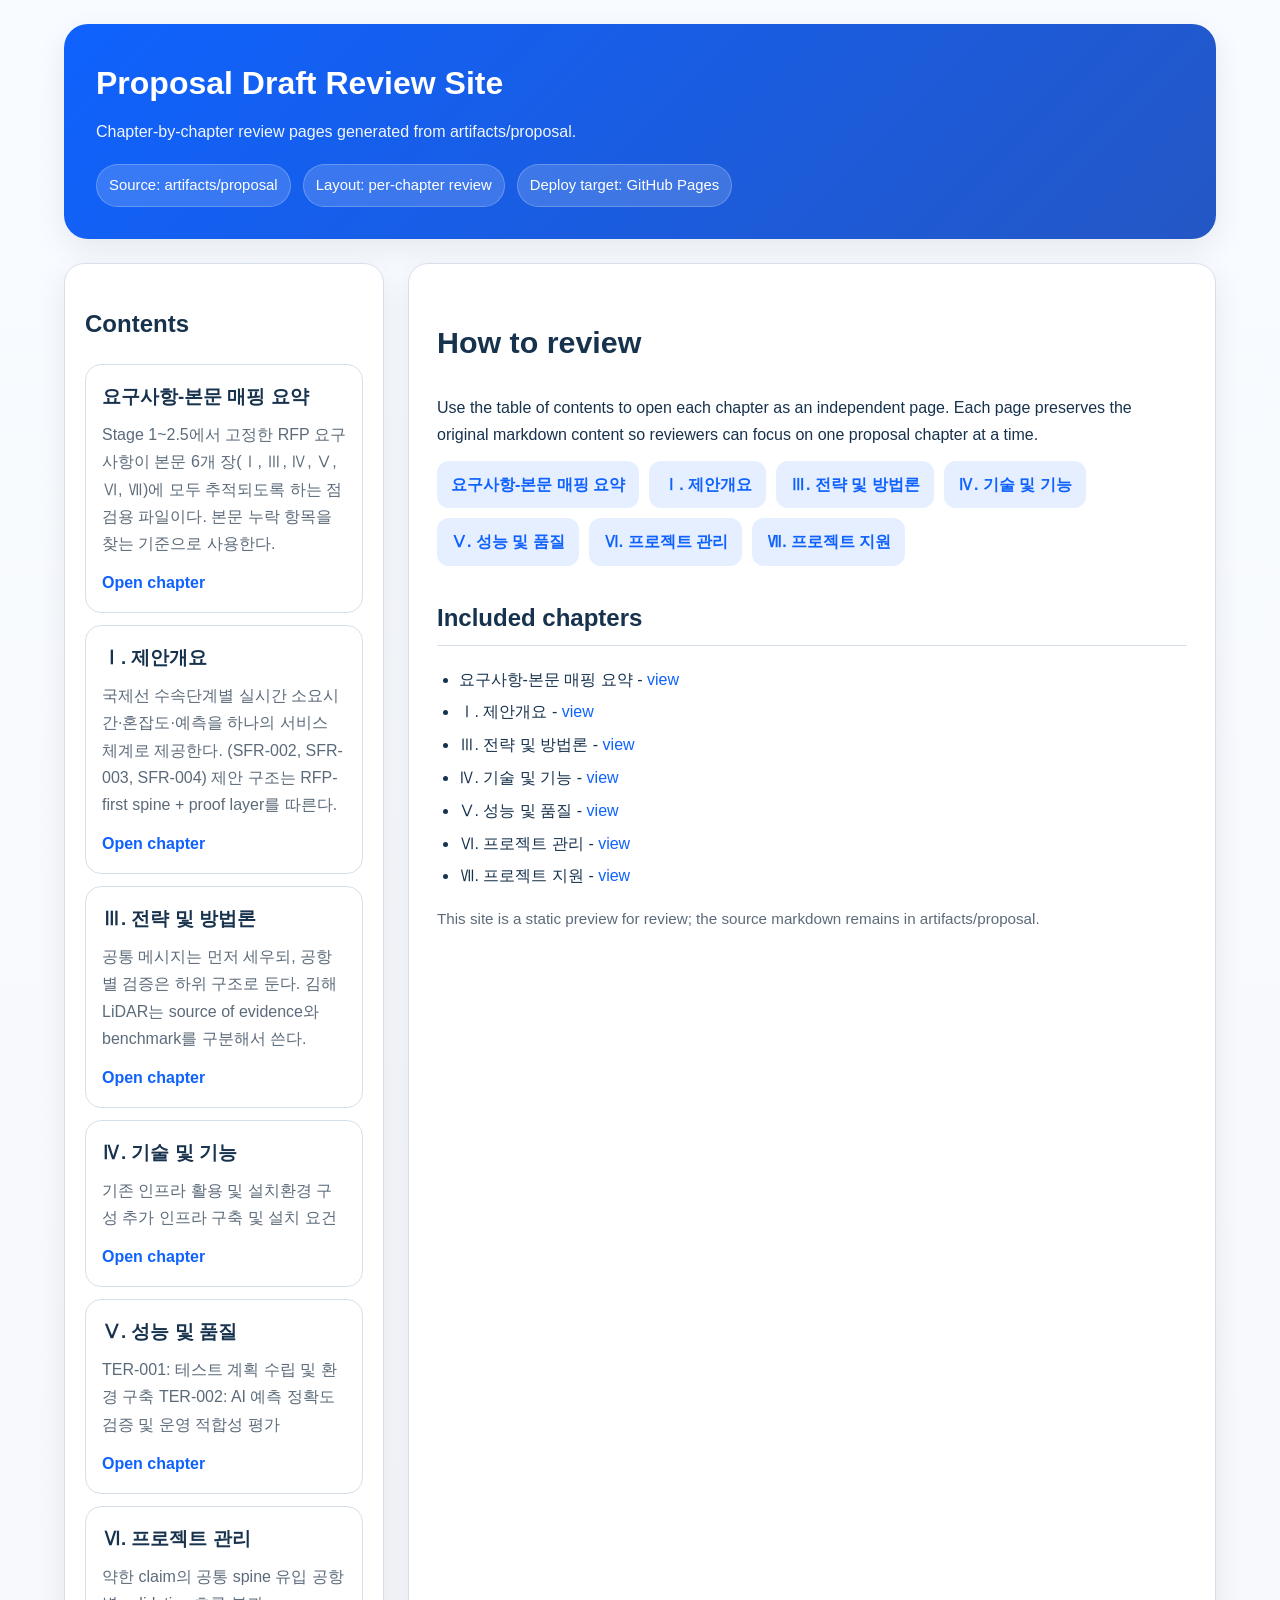
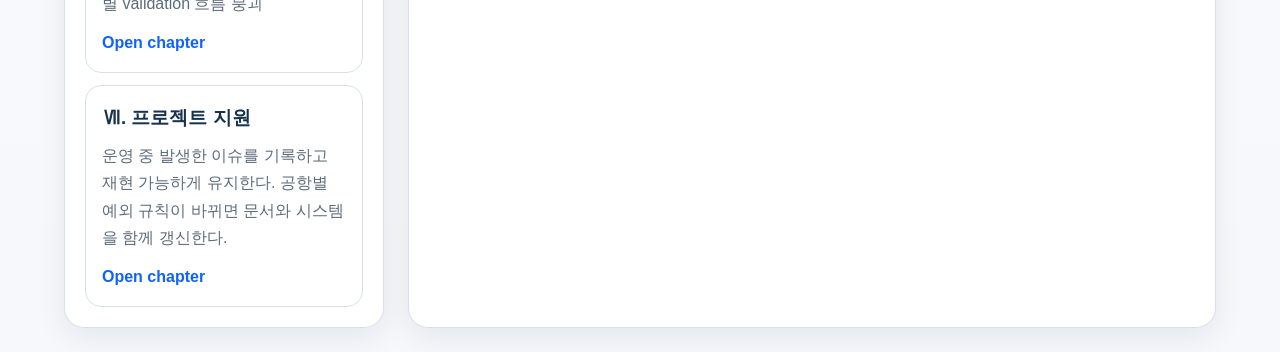
<file: index.html>
<!DOCTYPE html>
<html lang="ko">
<head>
  <meta charset="utf-8" />
  <meta name="viewport" content="width=device-width, initial-scale=1" />
  <title>Proposal Draft Review Site</title>
  <link rel="stylesheet" href="assets/style.css" />
</head>
<body>
  <div class="container">
    <section class="hero">
      <h1>Proposal Draft Review Site</h1>
      <p>Chapter-by-chapter review pages generated from artifacts/proposal.</p>
      <div class="meta">
        <span class="badge">Source: artifacts/proposal</span>
        <span class="badge">Layout: per-chapter review</span>
        <span class="badge">Deploy target: GitHub Pages</span>
      </div>
    </section>
    <div class="layout">
      <aside class="panel sidebar">
        <h2>Contents</h2>
        <div class="chapter-list"><div class="toc-item"><h3>요구사항-본문 매핑 요약</h3><p>Stage 1~2.5에서 고정한 RFP 요구사항이 본문 6개 장(Ⅰ, Ⅲ, Ⅳ, Ⅴ, Ⅵ, Ⅶ)에 모두 추적되도록 하는 점검용 파일이다. 본문 누락 항목을 찾는 기준으로 사용한다.</p><a href="chapters/00_requirement_body_coverage.html">Open chapter</a></div><div class="toc-item"><h3>Ⅰ. 제안개요</h3><p>국제선 수속단계별 실시간 소요시간·혼잡도·예측을 하나의 서비스 체계로 제공한다. (SFR-002, SFR-003, SFR-004) 제안 구조는 RFP-first spine + proof layer를 따른다.</p><a href="chapters/01_proposal_overview.html">Open chapter</a></div><div class="toc-item"><h3>Ⅲ. 전략 및 방법론</h3><p>공통 메시지는 먼저 세우되, 공항별 검증은 하위 구조로 둔다. 김해 LiDAR는 source of evidence와 benchmark를 구분해서 쓴다.</p><a href="chapters/03_strategy_and_methodology.html">Open chapter</a></div><div class="toc-item"><h3>Ⅳ. 기술 및 기능</h3><p>기존 인프라 활용 및 설치환경 구성 추가 인프라 구축 및 설치 요건</p><a href="chapters/04_technical_features.html">Open chapter</a></div><div class="toc-item"><h3>Ⅴ. 성능 및 품질</h3><p>TER-001: 테스트 계획 수립 및 환경 구축 TER-002: AI 예측 정확도 검증 및 운영 적합성 평가</p><a href="chapters/05_performance_and_quality.html">Open chapter</a></div><div class="toc-item"><h3>Ⅵ. 프로젝트 관리</h3><p>약한 claim의 공통 spine 유입 공항별 validation 흐름 붕괴</p><a href="chapters/06_project_management.html">Open chapter</a></div><div class="toc-item"><h3>Ⅶ. 프로젝트 지원</h3><p>운영 중 발생한 이슈를 기록하고 재현 가능하게 유지한다. 공항별 예외 규칙이 바뀌면 문서와 시스템을 함께 갱신한다.</p><a href="chapters/07_project_support.html">Open chapter</a></div></div>
      </aside>
      <main class="panel content">
        <article>
          <h1>How to review</h1>
          <p>Use the table of contents to open each chapter as an independent page. Each page preserves the original markdown content so reviewers can focus on one proposal chapter at a time.</p>
          <div class="nav-row"><a class="button" href="chapters/00_requirement_body_coverage.html">요구사항-본문 매핑 요약 </a><a class="button" href="chapters/01_proposal_overview.html">Ⅰ. 제안개요 </a><a class="button" href="chapters/03_strategy_and_methodology.html">Ⅲ. 전략 및 방법론 </a><a class="button" href="chapters/04_technical_features.html">Ⅳ. 기술 및 기능 </a><a class="button" href="chapters/05_performance_and_quality.html">Ⅴ. 성능 및 품질 </a><a class="button" href="chapters/06_project_management.html">Ⅵ. 프로젝트 관리 </a><a class="button" href="chapters/07_project_support.html">Ⅶ. 프로젝트 지원 </a></div>
          <h2>Included chapters</h2>
          <ul><li>요구사항-본문 매핑 요약 - <a href="chapters/00_requirement_body_coverage.html">view</a></li><li>Ⅰ. 제안개요 - <a href="chapters/01_proposal_overview.html">view</a></li><li>Ⅲ. 전략 및 방법론 - <a href="chapters/03_strategy_and_methodology.html">view</a></li><li>Ⅳ. 기술 및 기능 - <a href="chapters/04_technical_features.html">view</a></li><li>Ⅴ. 성능 및 품질 - <a href="chapters/05_performance_and_quality.html">view</a></li><li>Ⅵ. 프로젝트 관리 - <a href="chapters/06_project_management.html">view</a></li><li>Ⅶ. 프로젝트 지원 - <a href="chapters/07_project_support.html">view</a></li></ul>
          <p class="footer-note">This site is a static preview for review; the source markdown remains in artifacts/proposal.</p>
        </article>
      </main>
    </div>
  </div>
</body>
</html>
</file>
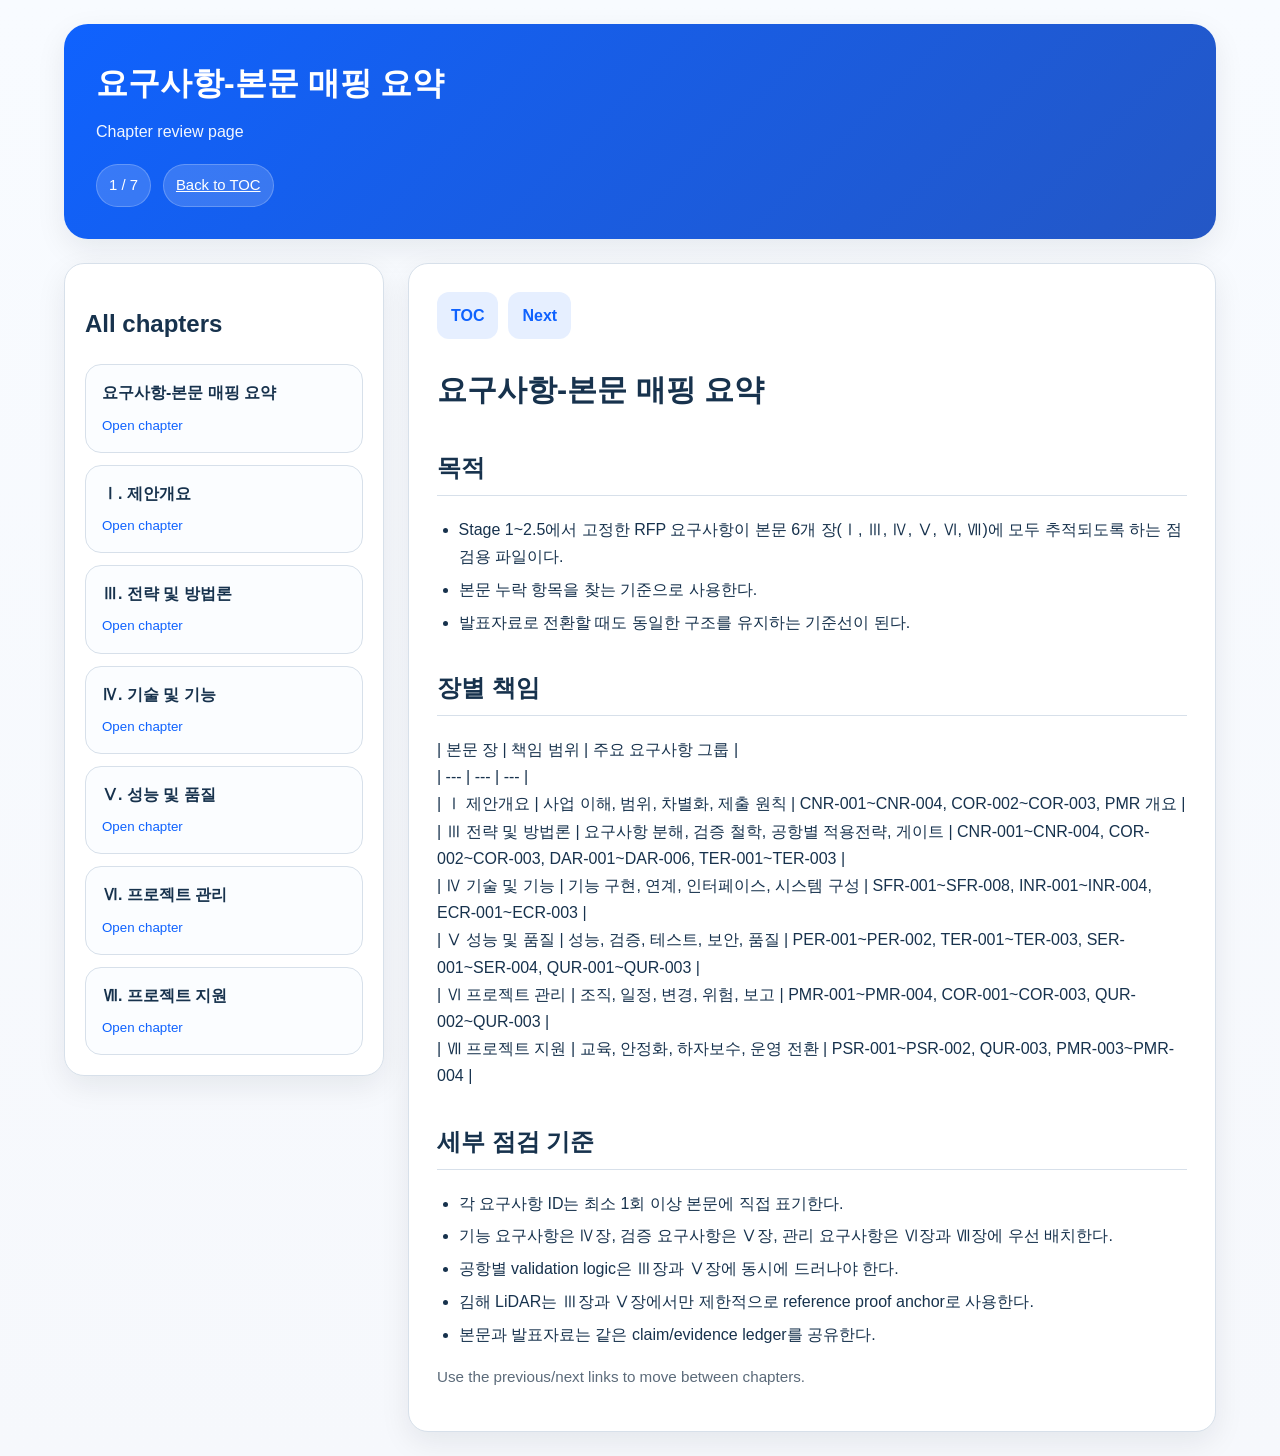
<file: chapters/00_requirement_body_coverage.html>
<!DOCTYPE html>
<html lang="ko">
<head>
  <meta charset="utf-8" />
  <meta name="viewport" content="width=device-width, initial-scale=1" />
  <title>요구사항-본문 매핑 요약 | Proposal Draft Review Site</title>
  <link rel="stylesheet" href="../assets/style.css" />
</head>
<body>
  <div class="container">
    <section class="hero">
      <h1>요구사항-본문 매핑 요약</h1>
      <p>Chapter review page</p>
      <div class="meta">
        <span class="badge">1 / 7</span>
        <span class="badge"><a style="color:white;text-decoration:underline;" href="../index.html">Back to TOC</a></span>
      </div>
    </section>
    <div class="layout">
      <aside class="panel sidebar">
        <h2>All chapters</h2>
        <div class="chapter-list"><div class="chapter-card"><strong>요구사항-본문 매핑 요약 </strong><small><a href="00_requirement_body_coverage.html">Open chapter</a></small></div><div class="chapter-card"><strong>Ⅰ. 제안개요 </strong><small><a href="01_proposal_overview.html">Open chapter</a></small></div><div class="chapter-card"><strong>Ⅲ. 전략 및 방법론 </strong><small><a href="03_strategy_and_methodology.html">Open chapter</a></small></div><div class="chapter-card"><strong>Ⅳ. 기술 및 기능 </strong><small><a href="04_technical_features.html">Open chapter</a></small></div><div class="chapter-card"><strong>Ⅴ. 성능 및 품질 </strong><small><a href="05_performance_and_quality.html">Open chapter</a></small></div><div class="chapter-card"><strong>Ⅵ. 프로젝트 관리 </strong><small><a href="06_project_management.html">Open chapter</a></small></div><div class="chapter-card"><strong>Ⅶ. 프로젝트 지원 </strong><small><a href="07_project_support.html">Open chapter</a></small></div></div>
      </aside>
      <main class="panel content">
        <article>
          <div class="nav-row"><a class="button" href="../index.html">TOC</a><a class="button" href="01_proposal_overview.html">Next</a></div>
          <h1>요구사항-본문 매핑 요약</h1>
<h2>목적</h2>
<ul>
<li>Stage 1~2.5에서 고정한 RFP 요구사항이 본문 6개 장(Ⅰ, Ⅲ, Ⅳ, Ⅴ, Ⅵ, Ⅶ)에 모두 추적되도록 하는 점검용 파일이다.</li>
<li>본문 누락 항목을 찾는 기준으로 사용한다.</li>
<li>발표자료로 전환할 때도 동일한 구조를 유지하는 기준선이 된다.</li>
</ul>
<h2>장별 책임</h2>
<p>
| 본문 장 | 책임 범위 | 주요 요구사항 그룹 |
<br>
| --- | --- | --- |
<br>
| Ⅰ 제안개요 | 사업 이해, 범위, 차별화, 제출 원칙 | CNR-001~CNR-004, COR-002~COR-003, PMR 개요 |
<br>
| Ⅲ 전략 및 방법론 | 요구사항 분해, 검증 철학, 공항별 적용전략, 게이트 | CNR-001~CNR-004, COR-002~COR-003, DAR-001~DAR-006, TER-001~TER-003 |
<br>
| Ⅳ 기술 및 기능 | 기능 구현, 연계, 인터페이스, 시스템 구성 | SFR-001~SFR-008, INR-001~INR-004, ECR-001~ECR-003 |
<br>
| Ⅴ 성능 및 품질 | 성능, 검증, 테스트, 보안, 품질 | PER-001~PER-002, TER-001~TER-003, SER-001~SER-004, QUR-001~QUR-003 |
<br>
| Ⅵ 프로젝트 관리 | 조직, 일정, 변경, 위험, 보고 | PMR-001~PMR-004, COR-001~COR-003, QUR-002~QUR-003 |
<br>
| Ⅶ 프로젝트 지원 | 교육, 안정화, 하자보수, 운영 전환 | PSR-001~PSR-002, QUR-003, PMR-003~PMR-004 |
</p>
<h2>세부 점검 기준</h2>
<ul>
<li>각 요구사항 ID는 최소 1회 이상 본문에 직접 표기한다.</li>
<li>기능 요구사항은 Ⅳ장, 검증 요구사항은 Ⅴ장, 관리 요구사항은 Ⅵ장과 Ⅶ장에 우선 배치한다.</li>
<li>공항별 validation logic은 Ⅲ장과 Ⅴ장에 동시에 드러나야 한다.</li>
<li>김해 LiDAR는 Ⅲ장과 Ⅴ장에서만 제한적으로 reference proof anchor로 사용한다.</li>
<li>본문과 발표자료는 같은 claim/evidence ledger를 공유한다.</li>
</ul>
          <p class="footer-note">Use the previous/next links to move between chapters.</p>
        </article>
      </main>
    </div>
  </div>
</body>
</html>
</file>
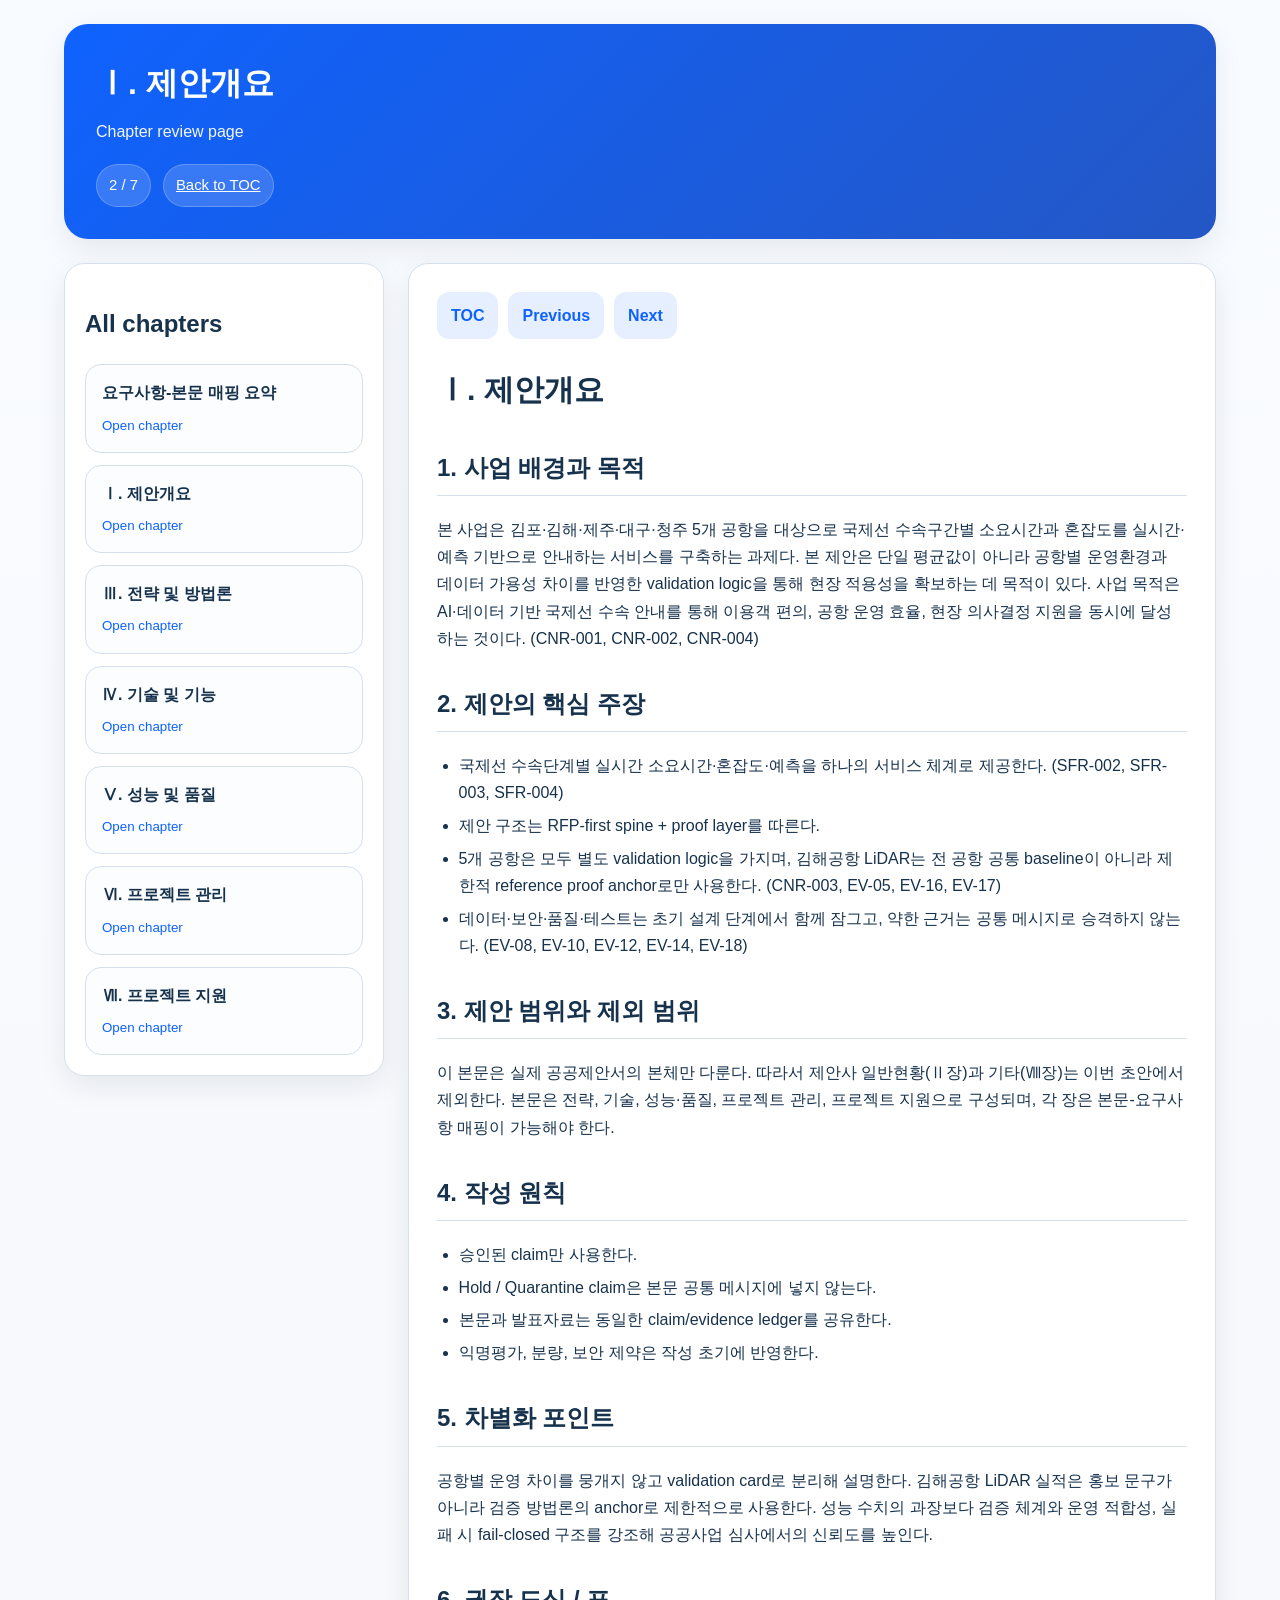
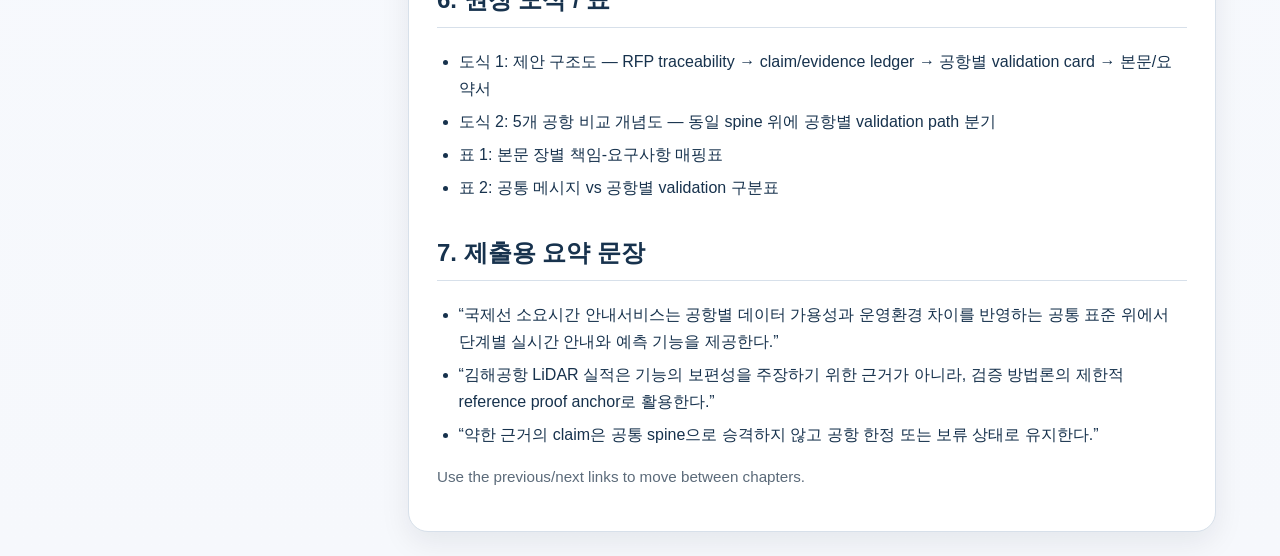
<file: chapters/01_proposal_overview.html>
<!DOCTYPE html>
<html lang="ko">
<head>
  <meta charset="utf-8" />
  <meta name="viewport" content="width=device-width, initial-scale=1" />
  <title>Ⅰ. 제안개요 | Proposal Draft Review Site</title>
  <link rel="stylesheet" href="../assets/style.css" />
</head>
<body>
  <div class="container">
    <section class="hero">
      <h1>Ⅰ. 제안개요</h1>
      <p>Chapter review page</p>
      <div class="meta">
        <span class="badge">2 / 7</span>
        <span class="badge"><a style="color:white;text-decoration:underline;" href="../index.html">Back to TOC</a></span>
      </div>
    </section>
    <div class="layout">
      <aside class="panel sidebar">
        <h2>All chapters</h2>
        <div class="chapter-list"><div class="chapter-card"><strong>요구사항-본문 매핑 요약 </strong><small><a href="00_requirement_body_coverage.html">Open chapter</a></small></div><div class="chapter-card"><strong>Ⅰ. 제안개요 </strong><small><a href="01_proposal_overview.html">Open chapter</a></small></div><div class="chapter-card"><strong>Ⅲ. 전략 및 방법론 </strong><small><a href="03_strategy_and_methodology.html">Open chapter</a></small></div><div class="chapter-card"><strong>Ⅳ. 기술 및 기능 </strong><small><a href="04_technical_features.html">Open chapter</a></small></div><div class="chapter-card"><strong>Ⅴ. 성능 및 품질 </strong><small><a href="05_performance_and_quality.html">Open chapter</a></small></div><div class="chapter-card"><strong>Ⅵ. 프로젝트 관리 </strong><small><a href="06_project_management.html">Open chapter</a></small></div><div class="chapter-card"><strong>Ⅶ. 프로젝트 지원 </strong><small><a href="07_project_support.html">Open chapter</a></small></div></div>
      </aside>
      <main class="panel content">
        <article>
          <div class="nav-row"><a class="button" href="../index.html">TOC</a><a class="button" href="00_requirement_body_coverage.html">Previous</a><a class="button" href="03_strategy_and_methodology.html">Next</a></div>
          <h1>Ⅰ. 제안개요</h1>
<h2>1. 사업 배경과 목적</h2>
<p>
본 사업은 김포·김해·제주·대구·청주 5개 공항을 대상으로 국제선 수속구간별 소요시간과 혼잡도를 실시간·예측 기반으로 안내하는 서비스를 구축하는 과제다. 본 제안은 단일 평균값이 아니라 공항별 운영환경과 데이터 가용성 차이를 반영한 validation logic을 통해 현장 적용성을 확보하는 데 목적이 있다. 사업 목적은 AI·데이터 기반 국제선 수속 안내를 통해 이용객 편의, 공항 운영 효율, 현장 의사결정 지원을 동시에 달성하는 것이다. (CNR-001, CNR-002, CNR-004)
</p>
<h2>2. 제안의 핵심 주장</h2>
<ul>
<li>국제선 수속단계별 실시간 소요시간·혼잡도·예측을 하나의 서비스 체계로 제공한다. (SFR-002, SFR-003, SFR-004)</li>
<li>제안 구조는 RFP-first spine + proof layer를 따른다.</li>
<li>5개 공항은 모두 별도 validation logic을 가지며, 김해공항 LiDAR는 전 공항 공통 baseline이 아니라 제한적 reference proof anchor로만 사용한다. (CNR-003, EV-05, EV-16, EV-17)</li>
<li>데이터·보안·품질·테스트는 초기 설계 단계에서 함께 잠그고, 약한 근거는 공통 메시지로 승격하지 않는다. (EV-08, EV-10, EV-12, EV-14, EV-18)</li>
</ul>
<h2>3. 제안 범위와 제외 범위</h2>
<p>
이 본문은 실제 공공제안서의 본체만 다룬다. 따라서 제안사 일반현황(Ⅱ장)과 기타(Ⅷ장)는 이번 초안에서 제외한다. 본문은 전략, 기술, 성능·품질, 프로젝트 관리, 프로젝트 지원으로 구성되며, 각 장은 본문-요구사항 매핑이 가능해야 한다.
</p>
<h2>4. 작성 원칙</h2>
<ul>
<li>승인된 claim만 사용한다.</li>
<li>Hold / Quarantine claim은 본문 공통 메시지에 넣지 않는다.</li>
<li>본문과 발표자료는 동일한 claim/evidence ledger를 공유한다.</li>
<li>익명평가, 분량, 보안 제약은 작성 초기에 반영한다.</li>
</ul>
<h2>5. 차별화 포인트</h2>
<p>
공항별 운영 차이를 뭉개지 않고 validation card로 분리해 설명한다. 김해공항 LiDAR 실적은 홍보 문구가 아니라 검증 방법론의 anchor로 제한적으로 사용한다. 성능 수치의 과장보다 검증 체계와 운영 적합성, 실패 시 fail-closed 구조를 강조해 공공사업 심사에서의 신뢰도를 높인다.
</p>
<h2>6. 권장 도식 / 표</h2>
<ul>
<li>도식 1: 제안 구조도 — RFP traceability → claim/evidence ledger → 공항별 validation card → 본문/요약서</li>
<li>도식 2: 5개 공항 비교 개념도 — 동일 spine 위에 공항별 validation path 분기</li>
<li>표 1: 본문 장별 책임-요구사항 매핑표</li>
<li>표 2: 공통 메시지 vs 공항별 validation 구분표</li>
</ul>
<h2>7. 제출용 요약 문장</h2>
<ul>
<li>“국제선 소요시간 안내서비스는 공항별 데이터 가용성과 운영환경 차이를 반영하는 공통 표준 위에서 단계별 실시간 안내와 예측 기능을 제공한다.”</li>
<li>“김해공항 LiDAR 실적은 기능의 보편성을 주장하기 위한 근거가 아니라, 검증 방법론의 제한적 reference proof anchor로 활용한다.”</li>
<li>“약한 근거의 claim은 공통 spine으로 승격하지 않고 공항 한정 또는 보류 상태로 유지한다.”</li>
</ul>
          <p class="footer-note">Use the previous/next links to move between chapters.</p>
        </article>
      </main>
    </div>
  </div>
</body>
</html>
</file>
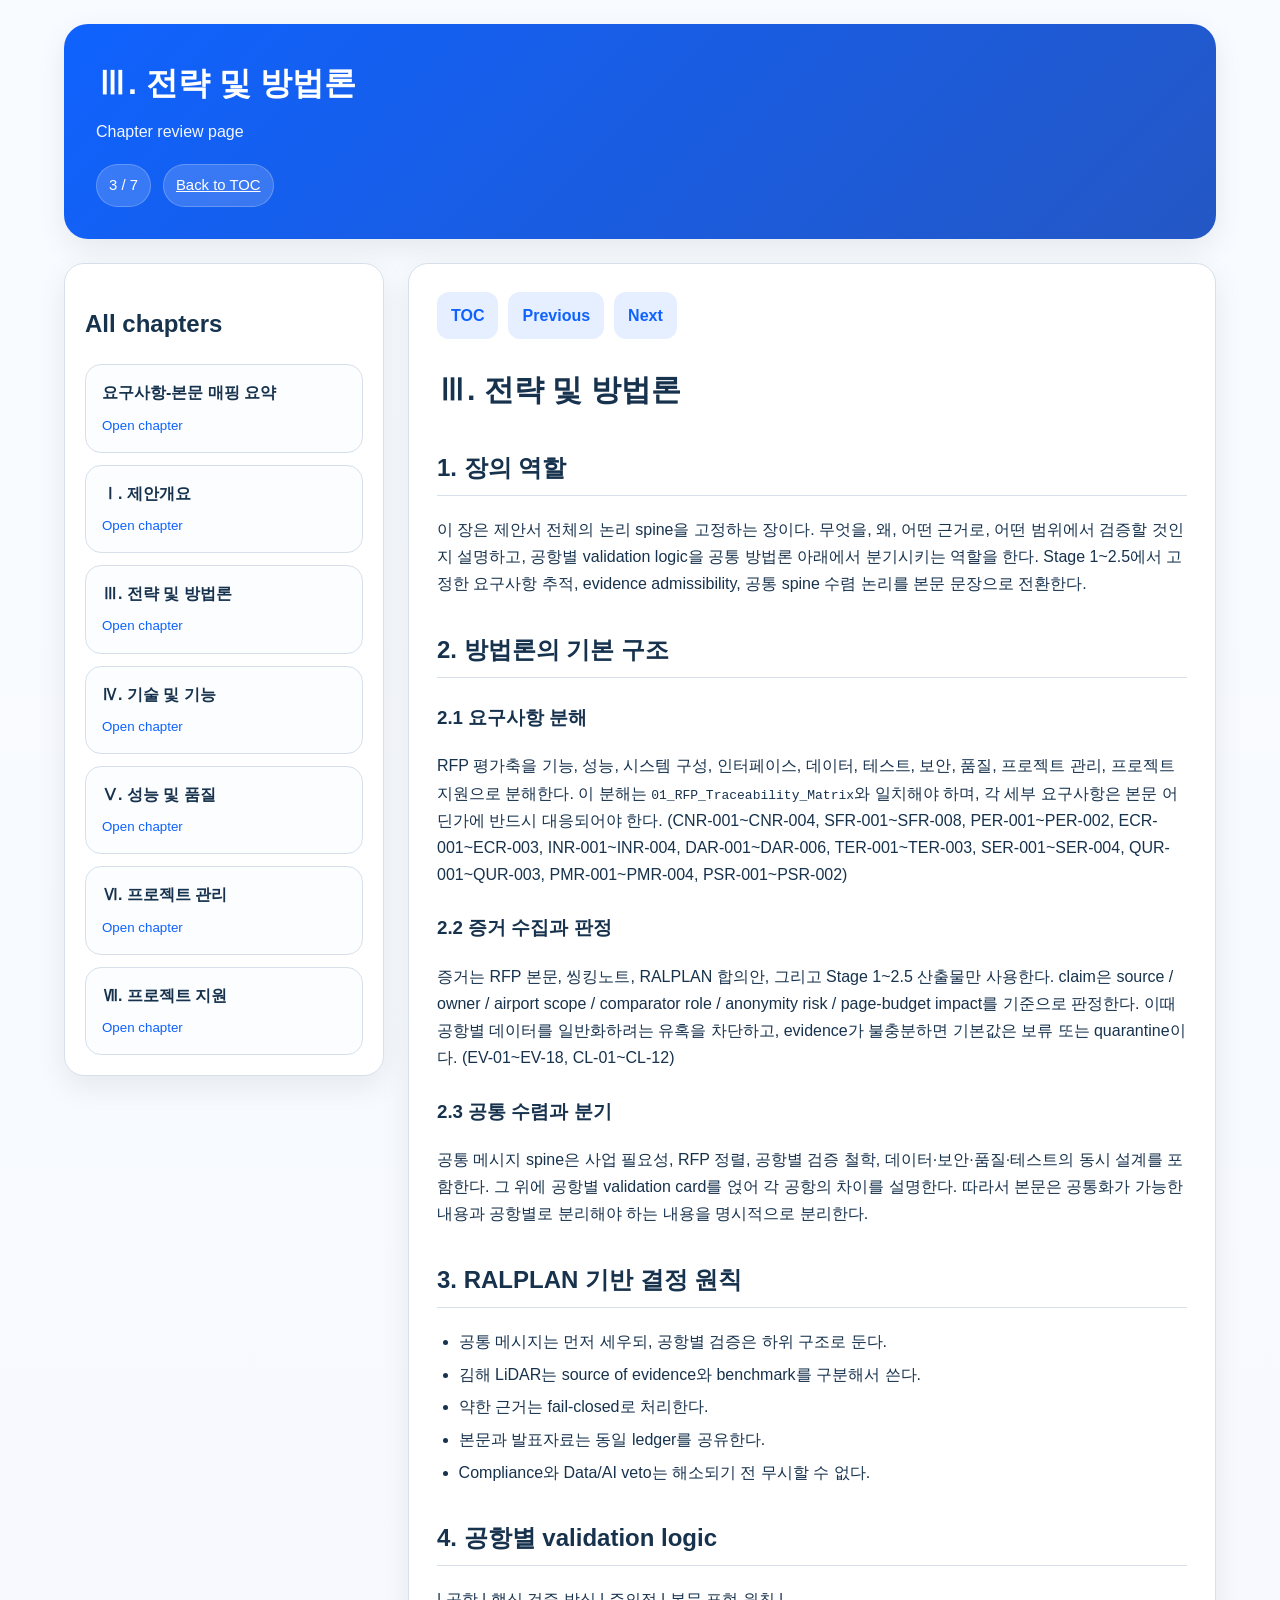
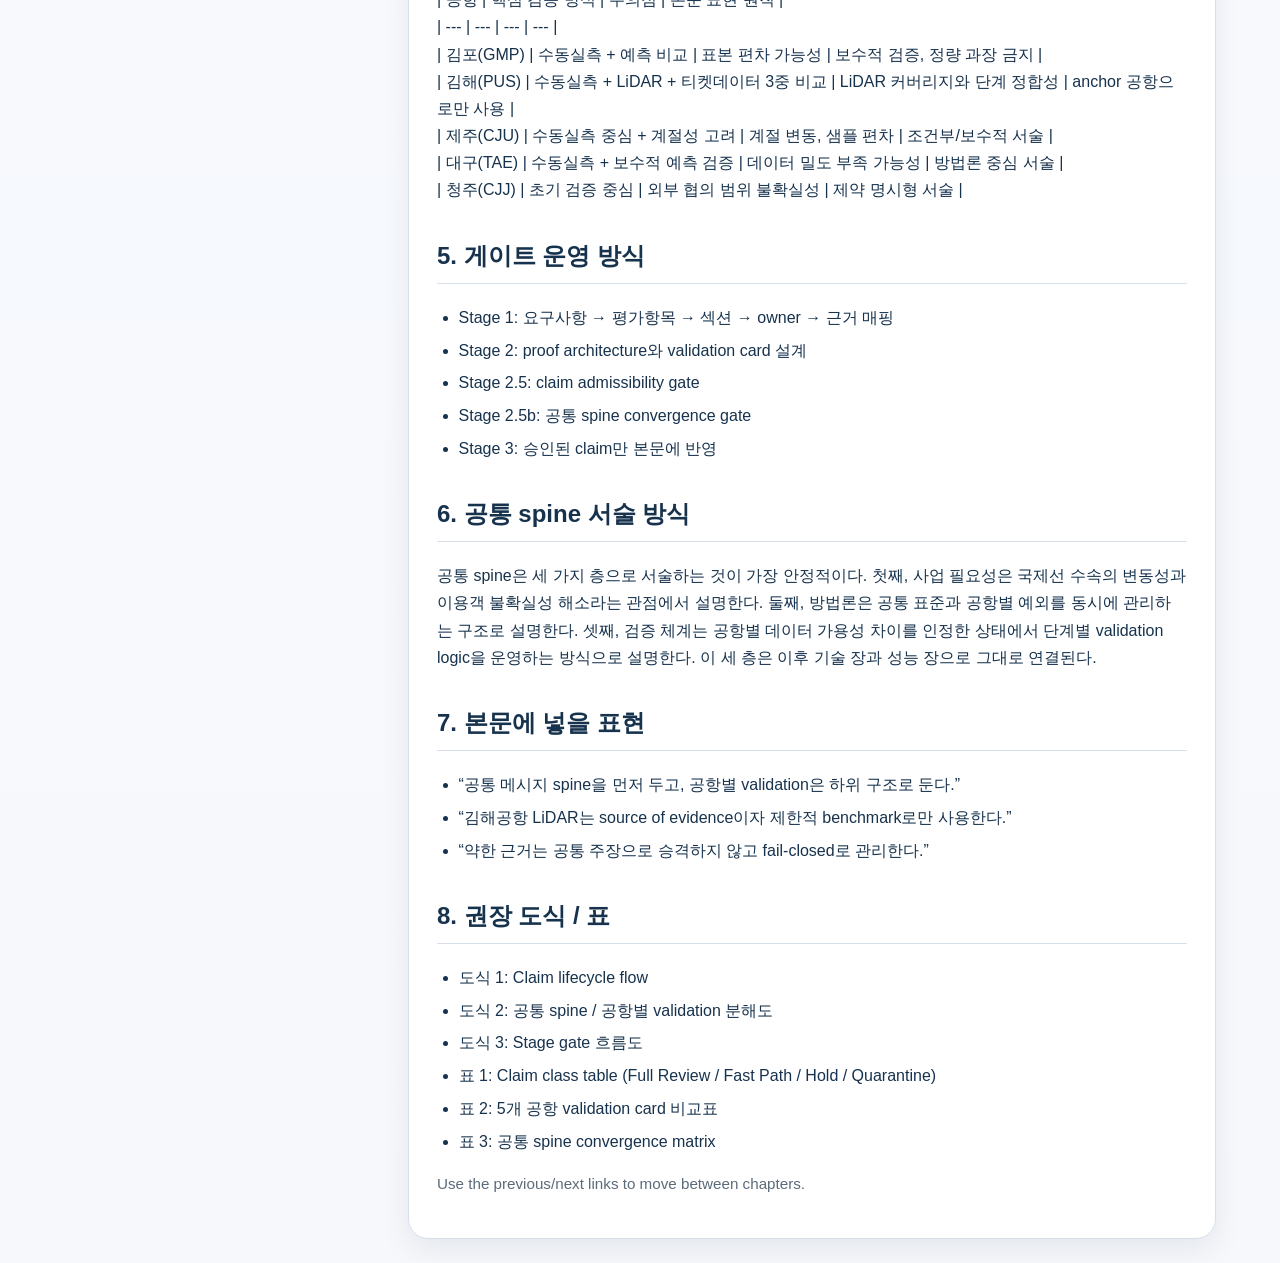
<file: chapters/03_strategy_and_methodology.html>
<!DOCTYPE html>
<html lang="ko">
<head>
  <meta charset="utf-8" />
  <meta name="viewport" content="width=device-width, initial-scale=1" />
  <title>Ⅲ. 전략 및 방법론 | Proposal Draft Review Site</title>
  <link rel="stylesheet" href="../assets/style.css" />
</head>
<body>
  <div class="container">
    <section class="hero">
      <h1>Ⅲ. 전략 및 방법론</h1>
      <p>Chapter review page</p>
      <div class="meta">
        <span class="badge">3 / 7</span>
        <span class="badge"><a style="color:white;text-decoration:underline;" href="../index.html">Back to TOC</a></span>
      </div>
    </section>
    <div class="layout">
      <aside class="panel sidebar">
        <h2>All chapters</h2>
        <div class="chapter-list"><div class="chapter-card"><strong>요구사항-본문 매핑 요약 </strong><small><a href="00_requirement_body_coverage.html">Open chapter</a></small></div><div class="chapter-card"><strong>Ⅰ. 제안개요 </strong><small><a href="01_proposal_overview.html">Open chapter</a></small></div><div class="chapter-card"><strong>Ⅲ. 전략 및 방법론 </strong><small><a href="03_strategy_and_methodology.html">Open chapter</a></small></div><div class="chapter-card"><strong>Ⅳ. 기술 및 기능 </strong><small><a href="04_technical_features.html">Open chapter</a></small></div><div class="chapter-card"><strong>Ⅴ. 성능 및 품질 </strong><small><a href="05_performance_and_quality.html">Open chapter</a></small></div><div class="chapter-card"><strong>Ⅵ. 프로젝트 관리 </strong><small><a href="06_project_management.html">Open chapter</a></small></div><div class="chapter-card"><strong>Ⅶ. 프로젝트 지원 </strong><small><a href="07_project_support.html">Open chapter</a></small></div></div>
      </aside>
      <main class="panel content">
        <article>
          <div class="nav-row"><a class="button" href="../index.html">TOC</a><a class="button" href="01_proposal_overview.html">Previous</a><a class="button" href="04_technical_features.html">Next</a></div>
          <h1>Ⅲ. 전략 및 방법론</h1>
<h2>1. 장의 역할</h2>
<p>
이 장은 제안서 전체의 논리 spine을 고정하는 장이다. 무엇을, 왜, 어떤 근거로, 어떤 범위에서 검증할 것인지 설명하고, 공항별 validation logic을 공통 방법론 아래에서 분기시키는 역할을 한다. Stage 1~2.5에서 고정한 요구사항 추적, evidence admissibility, 공통 spine 수렴 논리를 본문 문장으로 전환한다.
</p>
<h2>2. 방법론의 기본 구조</h2>
<h3>2.1 요구사항 분해</h3>
<p>
RFP 평가축을 기능, 성능, 시스템 구성, 인터페이스, 데이터, 테스트, 보안, 품질, 프로젝트 관리, 프로젝트 지원으로 분해한다. 이 분해는 <code>01_RFP_Traceability_Matrix</code>와 일치해야 하며, 각 세부 요구사항은 본문 어딘가에 반드시 대응되어야 한다. (CNR-001~CNR-004, SFR-001~SFR-008, PER-001~PER-002, ECR-001~ECR-003, INR-001~INR-004, DAR-001~DAR-006, TER-001~TER-003, SER-001~SER-004, QUR-001~QUR-003, PMR-001~PMR-004, PSR-001~PSR-002)
</p>
<h3>2.2 증거 수집과 판정</h3>
<p>
증거는 RFP 본문, 씽킹노트, RALPLAN 합의안, 그리고 Stage 1~2.5 산출물만 사용한다. claim은 source / owner / airport scope / comparator role / anonymity risk / page-budget impact를 기준으로 판정한다. 이때 공항별 데이터를 일반화하려는 유혹을 차단하고, evidence가 불충분하면 기본값은 보류 또는 quarantine이다. (EV-01~EV-18, CL-01~CL-12)
</p>
<h3>2.3 공통 수렴과 분기</h3>
<p>
공통 메시지 spine은 사업 필요성, RFP 정렬, 공항별 검증 철학, 데이터·보안·품질·테스트의 동시 설계를 포함한다. 그 위에 공항별 validation card를 얹어 각 공항의 차이를 설명한다. 따라서 본문은 공통화가 가능한 내용과 공항별로 분리해야 하는 내용을 명시적으로 분리한다.
</p>
<h2>3. RALPLAN 기반 결정 원칙</h2>
<ul>
<li>공통 메시지는 먼저 세우되, 공항별 검증은 하위 구조로 둔다.</li>
<li>김해 LiDAR는 source of evidence와 benchmark를 구분해서 쓴다.</li>
<li>약한 근거는 fail-closed로 처리한다.</li>
<li>본문과 발표자료는 동일 ledger를 공유한다.</li>
<li>Compliance와 Data/AI veto는 해소되기 전 무시할 수 없다.</li>
</ul>
<h2>4. 공항별 validation logic</h2>
<p>
| 공항 | 핵심 검증 방식 | 주의점 | 본문 표현 원칙 |
<br>
| --- | --- | --- | --- |
<br>
| 김포(GMP) | 수동실측 + 예측 비교 | 표본 편차 가능성 | 보수적 검증, 정량 과장 금지 |
<br>
| 김해(PUS) | 수동실측 + LiDAR + 티켓데이터 3중 비교 | LiDAR 커버리지와 단계 정합성 | anchor 공항으로만 사용 |
<br>
| 제주(CJU) | 수동실측 중심 + 계절성 고려 | 계절 변동, 샘플 편차 | 조건부/보수적 서술 |
<br>
| 대구(TAE) | 수동실측 + 보수적 예측 검증 | 데이터 밀도 부족 가능성 | 방법론 중심 서술 |
<br>
| 청주(CJJ) | 초기 검증 중심 | 외부 협의 범위 불확실성 | 제약 명시형 서술 |
</p>
<h2>5. 게이트 운영 방식</h2>
<ul>
<li>Stage 1: 요구사항 → 평가항목 → 섹션 → owner → 근거 매핑</li>
<li>Stage 2: proof architecture와 validation card 설계</li>
<li>Stage 2.5: claim admissibility gate</li>
<li>Stage 2.5b: 공통 spine convergence gate</li>
<li>Stage 3: 승인된 claim만 본문에 반영</li>
</ul>
<h2>6. 공통 spine 서술 방식</h2>
<p>
공통 spine은 세 가지 층으로 서술하는 것이 가장 안정적이다. 첫째, 사업 필요성은 국제선 수속의 변동성과 이용객 불확실성 해소라는 관점에서 설명한다. 둘째, 방법론은 공통 표준과 공항별 예외를 동시에 관리하는 구조로 설명한다. 셋째, 검증 체계는 공항별 데이터 가용성 차이를 인정한 상태에서 단계별 validation logic을 운영하는 방식으로 설명한다. 이 세 층은 이후 기술 장과 성능 장으로 그대로 연결된다.
</p>
<h2>7. 본문에 넣을 표현</h2>
<ul>
<li>“공통 메시지 spine을 먼저 두고, 공항별 validation은 하위 구조로 둔다.”</li>
<li>“김해공항 LiDAR는 source of evidence이자 제한적 benchmark로만 사용한다.”</li>
<li>“약한 근거는 공통 주장으로 승격하지 않고 fail-closed로 관리한다.”</li>
</ul>
<h2>8. 권장 도식 / 표</h2>
<ul>
<li>도식 1: Claim lifecycle flow</li>
<li>도식 2: 공통 spine / 공항별 validation 분해도</li>
<li>도식 3: Stage gate 흐름도</li>
<li>표 1: Claim class table (Full Review / Fast Path / Hold / Quarantine)</li>
<li>표 2: 5개 공항 validation card 비교표</li>
<li>표 3: 공통 spine convergence matrix</li>
</ul>
          <p class="footer-note">Use the previous/next links to move between chapters.</p>
        </article>
      </main>
    </div>
  </div>
</body>
</html>
</file>
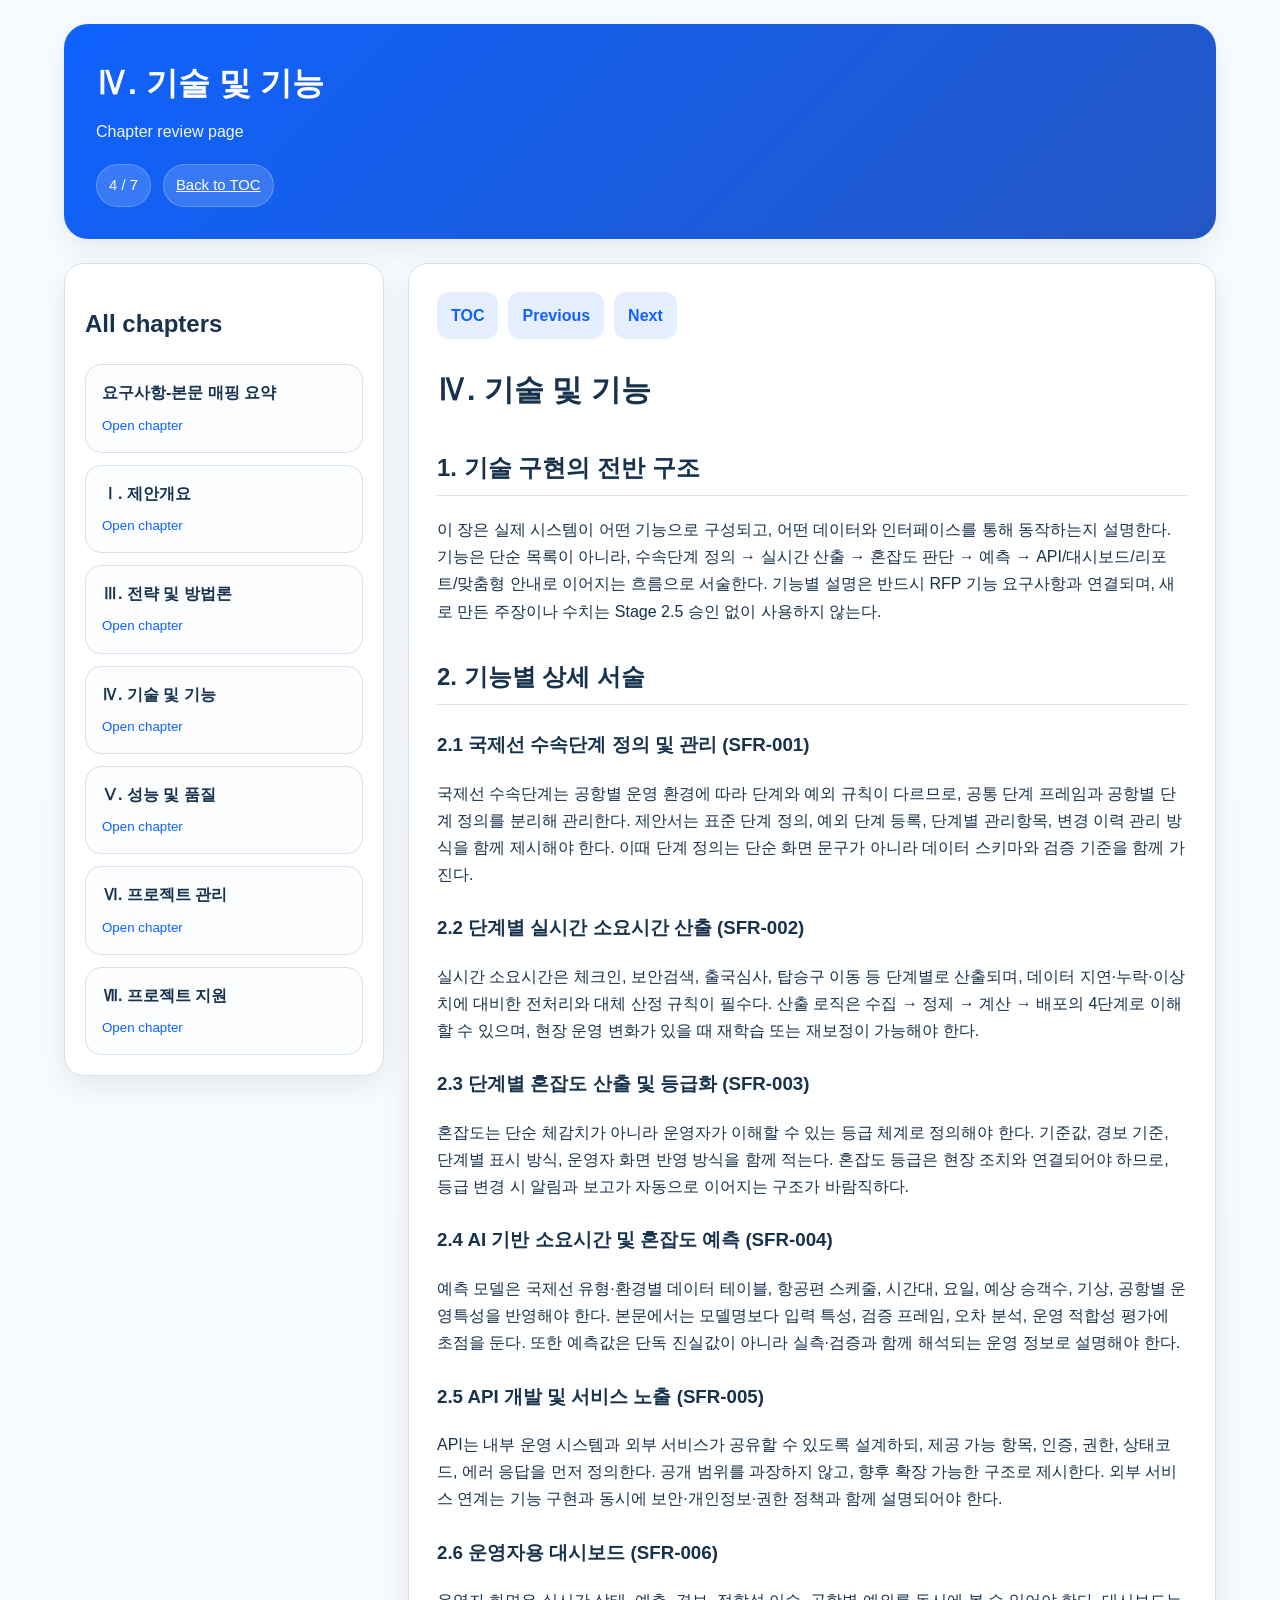
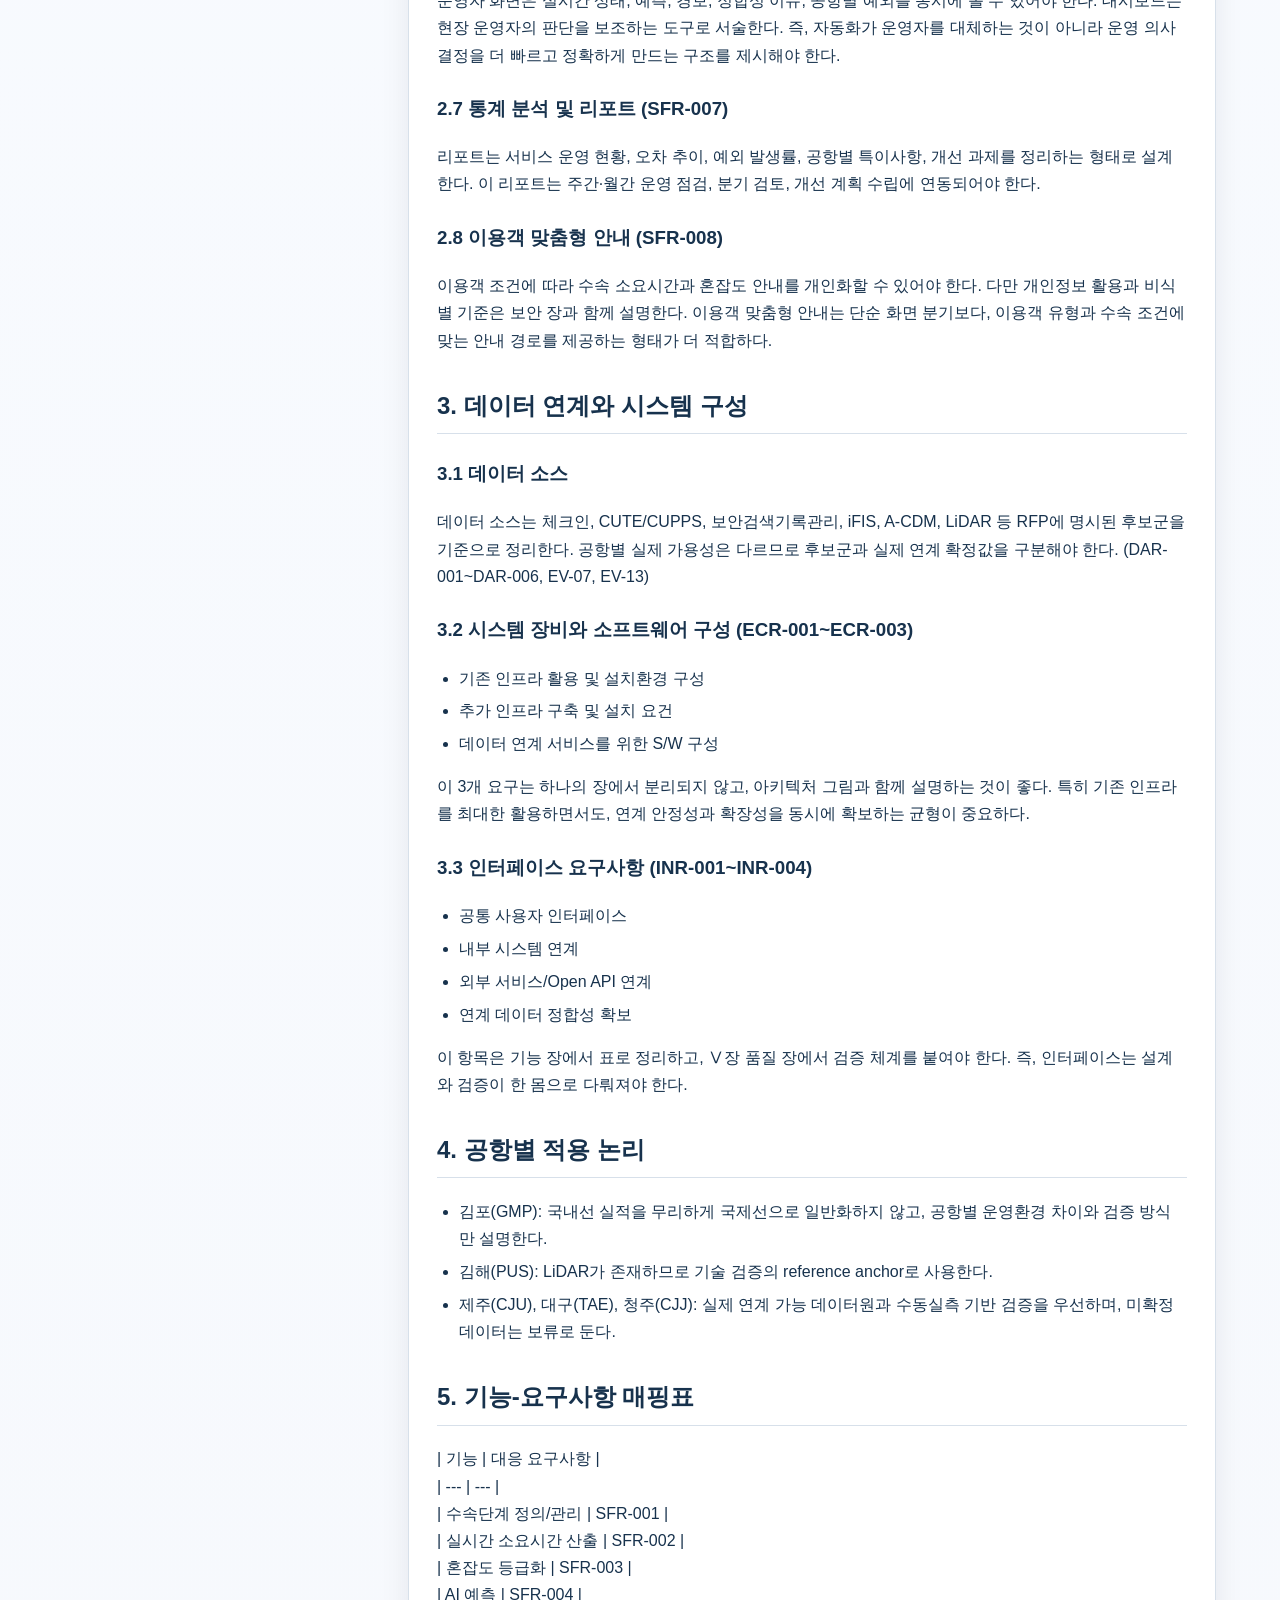
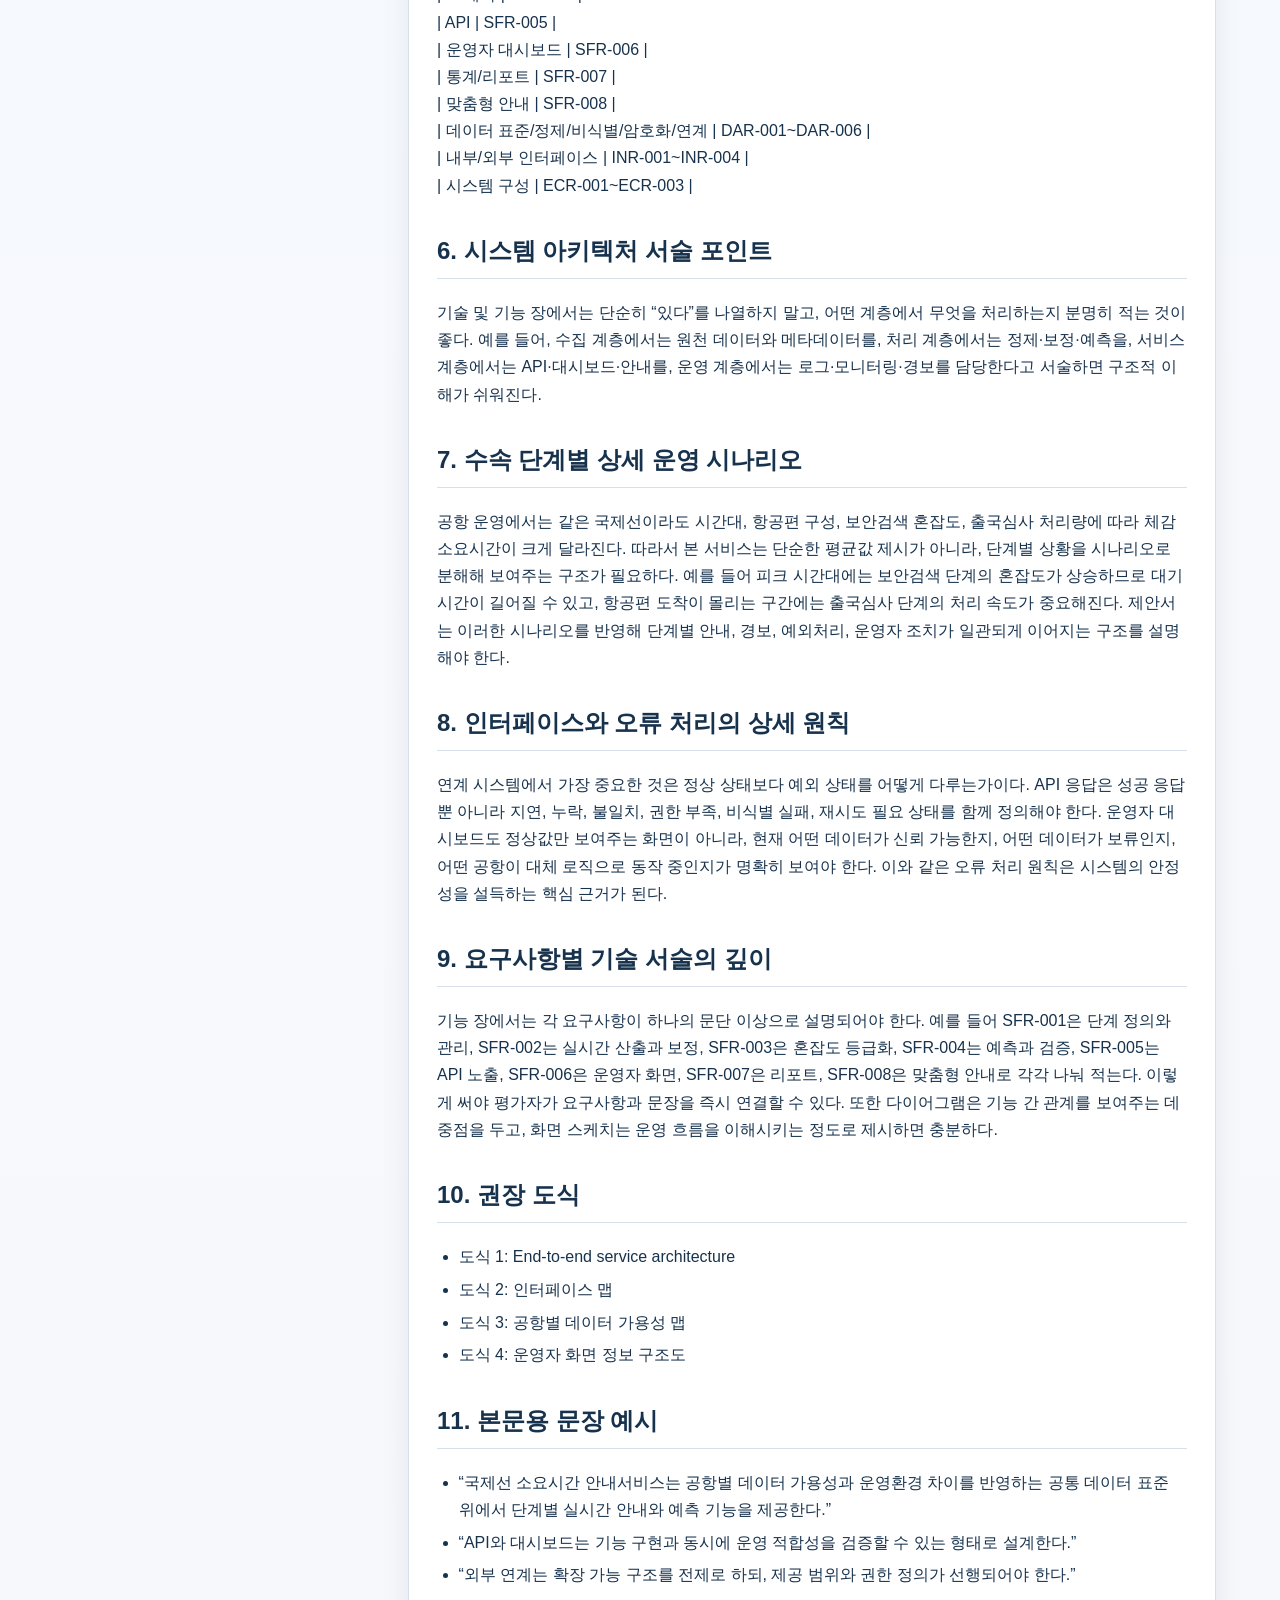
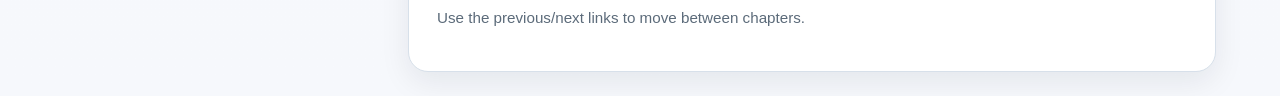
<file: chapters/04_technical_features.html>
<!DOCTYPE html>
<html lang="ko">
<head>
  <meta charset="utf-8" />
  <meta name="viewport" content="width=device-width, initial-scale=1" />
  <title>Ⅳ. 기술 및 기능 | Proposal Draft Review Site</title>
  <link rel="stylesheet" href="../assets/style.css" />
</head>
<body>
  <div class="container">
    <section class="hero">
      <h1>Ⅳ. 기술 및 기능</h1>
      <p>Chapter review page</p>
      <div class="meta">
        <span class="badge">4 / 7</span>
        <span class="badge"><a style="color:white;text-decoration:underline;" href="../index.html">Back to TOC</a></span>
      </div>
    </section>
    <div class="layout">
      <aside class="panel sidebar">
        <h2>All chapters</h2>
        <div class="chapter-list"><div class="chapter-card"><strong>요구사항-본문 매핑 요약 </strong><small><a href="00_requirement_body_coverage.html">Open chapter</a></small></div><div class="chapter-card"><strong>Ⅰ. 제안개요 </strong><small><a href="01_proposal_overview.html">Open chapter</a></small></div><div class="chapter-card"><strong>Ⅲ. 전략 및 방법론 </strong><small><a href="03_strategy_and_methodology.html">Open chapter</a></small></div><div class="chapter-card"><strong>Ⅳ. 기술 및 기능 </strong><small><a href="04_technical_features.html">Open chapter</a></small></div><div class="chapter-card"><strong>Ⅴ. 성능 및 품질 </strong><small><a href="05_performance_and_quality.html">Open chapter</a></small></div><div class="chapter-card"><strong>Ⅵ. 프로젝트 관리 </strong><small><a href="06_project_management.html">Open chapter</a></small></div><div class="chapter-card"><strong>Ⅶ. 프로젝트 지원 </strong><small><a href="07_project_support.html">Open chapter</a></small></div></div>
      </aside>
      <main class="panel content">
        <article>
          <div class="nav-row"><a class="button" href="../index.html">TOC</a><a class="button" href="03_strategy_and_methodology.html">Previous</a><a class="button" href="05_performance_and_quality.html">Next</a></div>
          <h1>Ⅳ. 기술 및 기능</h1>
<h2>1. 기술 구현의 전반 구조</h2>
<p>
이 장은 실제 시스템이 어떤 기능으로 구성되고, 어떤 데이터와 인터페이스를 통해 동작하는지 설명한다. 기능은 단순 목록이 아니라, 수속단계 정의 → 실시간 산출 → 혼잡도 판단 → 예측 → API/대시보드/리포트/맞춤형 안내로 이어지는 흐름으로 서술한다. 기능별 설명은 반드시 RFP 기능 요구사항과 연결되며, 새로 만든 주장이나 수치는 Stage 2.5 승인 없이 사용하지 않는다.
</p>
<h2>2. 기능별 상세 서술</h2>
<h3>2.1 국제선 수속단계 정의 및 관리 (SFR-001)</h3>
<p>
국제선 수속단계는 공항별 운영 환경에 따라 단계와 예외 규칙이 다르므로, 공통 단계 프레임과 공항별 단계 정의를 분리해 관리한다. 제안서는 표준 단계 정의, 예외 단계 등록, 단계별 관리항목, 변경 이력 관리 방식을 함께 제시해야 한다. 이때 단계 정의는 단순 화면 문구가 아니라 데이터 스키마와 검증 기준을 함께 가진다.
</p>
<h3>2.2 단계별 실시간 소요시간 산출 (SFR-002)</h3>
<p>
실시간 소요시간은 체크인, 보안검색, 출국심사, 탑승구 이동 등 단계별로 산출되며, 데이터 지연·누락·이상치에 대비한 전처리와 대체 산정 규칙이 필수다. 산출 로직은 수집 → 정제 → 계산 → 배포의 4단계로 이해할 수 있으며, 현장 운영 변화가 있을 때 재학습 또는 재보정이 가능해야 한다.
</p>
<h3>2.3 단계별 혼잡도 산출 및 등급화 (SFR-003)</h3>
<p>
혼잡도는 단순 체감치가 아니라 운영자가 이해할 수 있는 등급 체계로 정의해야 한다. 기준값, 경보 기준, 단계별 표시 방식, 운영자 화면 반영 방식을 함께 적는다. 혼잡도 등급은 현장 조치와 연결되어야 하므로, 등급 변경 시 알림과 보고가 자동으로 이어지는 구조가 바람직하다.
</p>
<h3>2.4 AI 기반 소요시간 및 혼잡도 예측 (SFR-004)</h3>
<p>
예측 모델은 국제선 유형·환경별 데이터 테이블, 항공편 스케줄, 시간대, 요일, 예상 승객수, 기상, 공항별 운영특성을 반영해야 한다. 본문에서는 모델명보다 입력 특성, 검증 프레임, 오차 분석, 운영 적합성 평가에 초점을 둔다. 또한 예측값은 단독 진실값이 아니라 실측·검증과 함께 해석되는 운영 정보로 설명해야 한다.
</p>
<h3>2.5 API 개발 및 서비스 노출 (SFR-005)</h3>
<p>
API는 내부 운영 시스템과 외부 서비스가 공유할 수 있도록 설계하되, 제공 가능 항목, 인증, 권한, 상태코드, 에러 응답을 먼저 정의한다. 공개 범위를 과장하지 않고, 향후 확장 가능한 구조로 제시한다. 외부 서비스 연계는 기능 구현과 동시에 보안·개인정보·권한 정책과 함께 설명되어야 한다.
</p>
<h3>2.6 운영자용 대시보드 (SFR-006)</h3>
<p>
운영자 화면은 실시간 상태, 예측, 경보, 정합성 이슈, 공항별 예외를 동시에 볼 수 있어야 한다. 대시보드는 현장 운영자의 판단을 보조하는 도구로 서술한다. 즉, 자동화가 운영자를 대체하는 것이 아니라 운영 의사결정을 더 빠르고 정확하게 만드는 구조를 제시해야 한다.
</p>
<h3>2.7 통계 분석 및 리포트 (SFR-007)</h3>
<p>
리포트는 서비스 운영 현황, 오차 추이, 예외 발생률, 공항별 특이사항, 개선 과제를 정리하는 형태로 설계한다. 이 리포트는 주간·월간 운영 점검, 분기 검토, 개선 계획 수립에 연동되어야 한다.
</p>
<h3>2.8 이용객 맞춤형 안내 (SFR-008)</h3>
<p>
이용객 조건에 따라 수속 소요시간과 혼잡도 안내를 개인화할 수 있어야 한다. 다만 개인정보 활용과 비식별 기준은 보안 장과 함께 설명한다. 이용객 맞춤형 안내는 단순 화면 분기보다, 이용객 유형과 수속 조건에 맞는 안내 경로를 제공하는 형태가 더 적합하다.
</p>
<h2>3. 데이터 연계와 시스템 구성</h2>
<h3>3.1 데이터 소스</h3>
<p>
데이터 소스는 체크인, CUTE/CUPPS, 보안검색기록관리, iFIS, A-CDM, LiDAR 등 RFP에 명시된 후보군을 기준으로 정리한다. 공항별 실제 가용성은 다르므로 후보군과 실제 연계 확정값을 구분해야 한다. (DAR-001~DAR-006, EV-07, EV-13)
</p>
<h3>3.2 시스템 장비와 소프트웨어 구성 (ECR-001~ECR-003)</h3>
<ul>
<li>기존 인프라 활용 및 설치환경 구성</li>
<li>추가 인프라 구축 및 설치 요건</li>
<li>데이터 연계 서비스를 위한 S/W 구성</li>
</ul>
<p>
이 3개 요구는 하나의 장에서 분리되지 않고, 아키텍처 그림과 함께 설명하는 것이 좋다. 특히 기존 인프라를 최대한 활용하면서도, 연계 안정성과 확장성을 동시에 확보하는 균형이 중요하다.
</p>
<h3>3.3 인터페이스 요구사항 (INR-001~INR-004)</h3>
<ul>
<li>공통 사용자 인터페이스</li>
<li>내부 시스템 연계</li>
<li>외부 서비스/Open API 연계</li>
<li>연계 데이터 정합성 확보</li>
</ul>
<p>
이 항목은 기능 장에서 표로 정리하고, Ⅴ장 품질 장에서 검증 체계를 붙여야 한다. 즉, 인터페이스는 설계와 검증이 한 몸으로 다뤄져야 한다.
</p>
<h2>4. 공항별 적용 논리</h2>
<ul>
<li>김포(GMP): 국내선 실적을 무리하게 국제선으로 일반화하지 않고, 공항별 운영환경 차이와 검증 방식만 설명한다.</li>
<li>김해(PUS): LiDAR가 존재하므로 기술 검증의 reference anchor로 사용한다.</li>
<li>제주(CJU), 대구(TAE), 청주(CJJ): 실제 연계 가능 데이터원과 수동실측 기반 검증을 우선하며, 미확정 데이터는 보류로 둔다.</li>
</ul>
<h2>5. 기능-요구사항 매핑표</h2>
<p>
| 기능 | 대응 요구사항 |
<br>
| --- | --- |
<br>
| 수속단계 정의/관리 | SFR-001 |
<br>
| 실시간 소요시간 산출 | SFR-002 |
<br>
| 혼잡도 등급화 | SFR-003 |
<br>
| AI 예측 | SFR-004 |
<br>
| API | SFR-005 |
<br>
| 운영자 대시보드 | SFR-006 |
<br>
| 통계/리포트 | SFR-007 |
<br>
| 맞춤형 안내 | SFR-008 |
<br>
| 데이터 표준/정제/비식별/암호화/연계 | DAR-001~DAR-006 |
<br>
| 내부/외부 인터페이스 | INR-001~INR-004 |
<br>
| 시스템 구성 | ECR-001~ECR-003 |
</p>
<h2>6. 시스템 아키텍처 서술 포인트</h2>
<p>
기술 및 기능 장에서는 단순히 “있다”를 나열하지 말고, 어떤 계층에서 무엇을 처리하는지 분명히 적는 것이 좋다. 예를 들어, 수집 계층에서는 원천 데이터와 메타데이터를, 처리 계층에서는 정제·보정·예측을, 서비스 계층에서는 API·대시보드·안내를, 운영 계층에서는 로그·모니터링·경보를 담당한다고 서술하면 구조적 이해가 쉬워진다.
</p>
<h2>7. 수속 단계별 상세 운영 시나리오</h2>
<p>
공항 운영에서는 같은 국제선이라도 시간대, 항공편 구성, 보안검색 혼잡도, 출국심사 처리량에 따라 체감 소요시간이 크게 달라진다. 따라서 본 서비스는 단순한 평균값 제시가 아니라, 단계별 상황을 시나리오로 분해해 보여주는 구조가 필요하다. 예를 들어 피크 시간대에는 보안검색 단계의 혼잡도가 상승하므로 대기 시간이 길어질 수 있고, 항공편 도착이 몰리는 구간에는 출국심사 단계의 처리 속도가 중요해진다. 제안서는 이러한 시나리오를 반영해 단계별 안내, 경보, 예외처리, 운영자 조치가 일관되게 이어지는 구조를 설명해야 한다.
</p>
<h2>8. 인터페이스와 오류 처리의 상세 원칙</h2>
<p>
연계 시스템에서 가장 중요한 것은 정상 상태보다 예외 상태를 어떻게 다루는가이다. API 응답은 성공 응답뿐 아니라 지연, 누락, 불일치, 권한 부족, 비식별 실패, 재시도 필요 상태를 함께 정의해야 한다. 운영자 대시보드도 정상값만 보여주는 화면이 아니라, 현재 어떤 데이터가 신뢰 가능한지, 어떤 데이터가 보류인지, 어떤 공항이 대체 로직으로 동작 중인지가 명확히 보여야 한다. 이와 같은 오류 처리 원칙은 시스템의 안정성을 설득하는 핵심 근거가 된다.
</p>
<h2>9. 요구사항별 기술 서술의 깊이</h2>
<p>
기능 장에서는 각 요구사항이 하나의 문단 이상으로 설명되어야 한다. 예를 들어 SFR-001은 단계 정의와 관리, SFR-002는 실시간 산출과 보정, SFR-003은 혼잡도 등급화, SFR-004는 예측과 검증, SFR-005는 API 노출, SFR-006은 운영자 화면, SFR-007은 리포트, SFR-008은 맞춤형 안내로 각각 나눠 적는다. 이렇게 써야 평가자가 요구사항과 문장을 즉시 연결할 수 있다. 또한 다이어그램은 기능 간 관계를 보여주는 데 중점을 두고, 화면 스케치는 운영 흐름을 이해시키는 정도로 제시하면 충분하다.
</p>
<h2>10. 권장 도식</h2>
<ul>
<li>도식 1: End-to-end service architecture</li>
<li>도식 2: 인터페이스 맵</li>
<li>도식 3: 공항별 데이터 가용성 맵</li>
<li>도식 4: 운영자 화면 정보 구조도</li>
</ul>
<h2>11. 본문용 문장 예시</h2>
<ul>
<li>“국제선 소요시간 안내서비스는 공항별 데이터 가용성과 운영환경 차이를 반영하는 공통 데이터 표준 위에서 단계별 실시간 안내와 예측 기능을 제공한다.”</li>
<li>“API와 대시보드는 기능 구현과 동시에 운영 적합성을 검증할 수 있는 형태로 설계한다.”</li>
<li>“외부 연계는 확장 가능 구조를 전제로 하되, 제공 범위와 권한 정의가 선행되어야 한다.”</li>
</ul>
          <p class="footer-note">Use the previous/next links to move between chapters.</p>
        </article>
      </main>
    </div>
  </div>
</body>
</html>
</file>
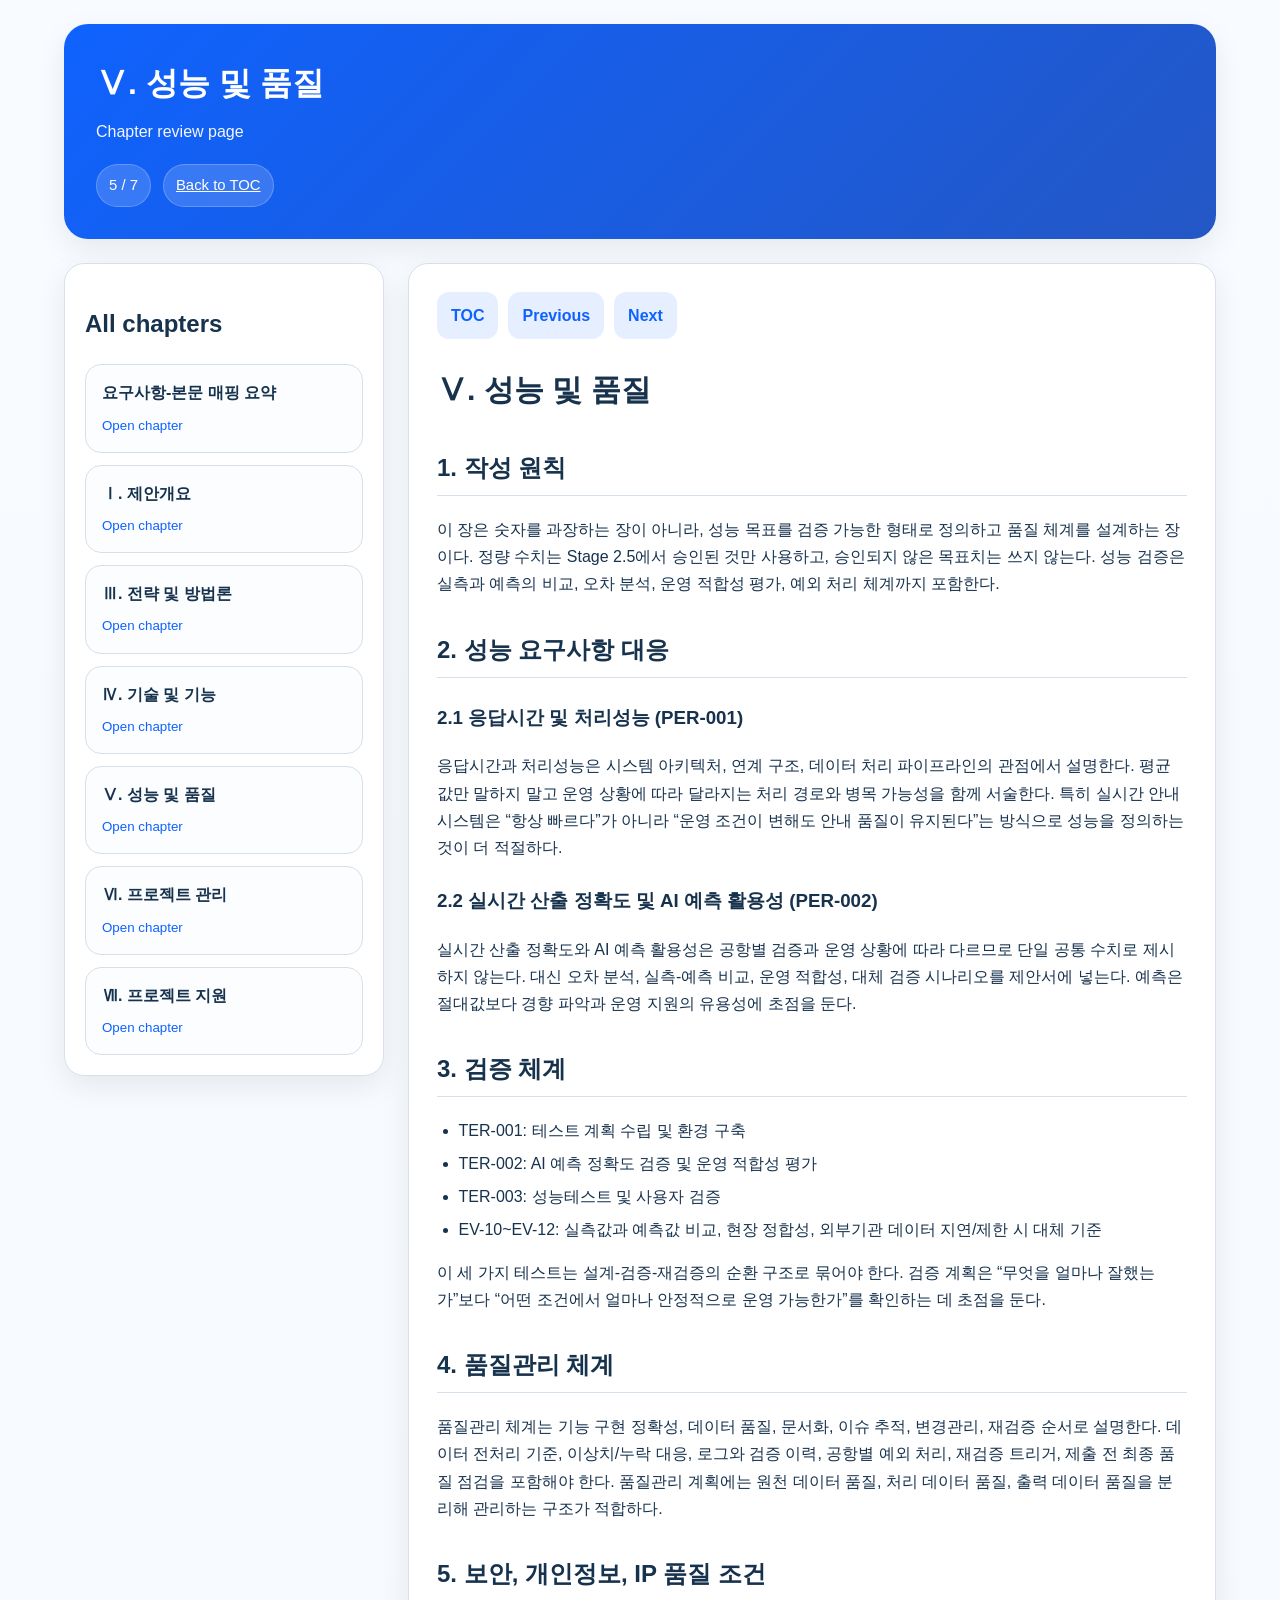
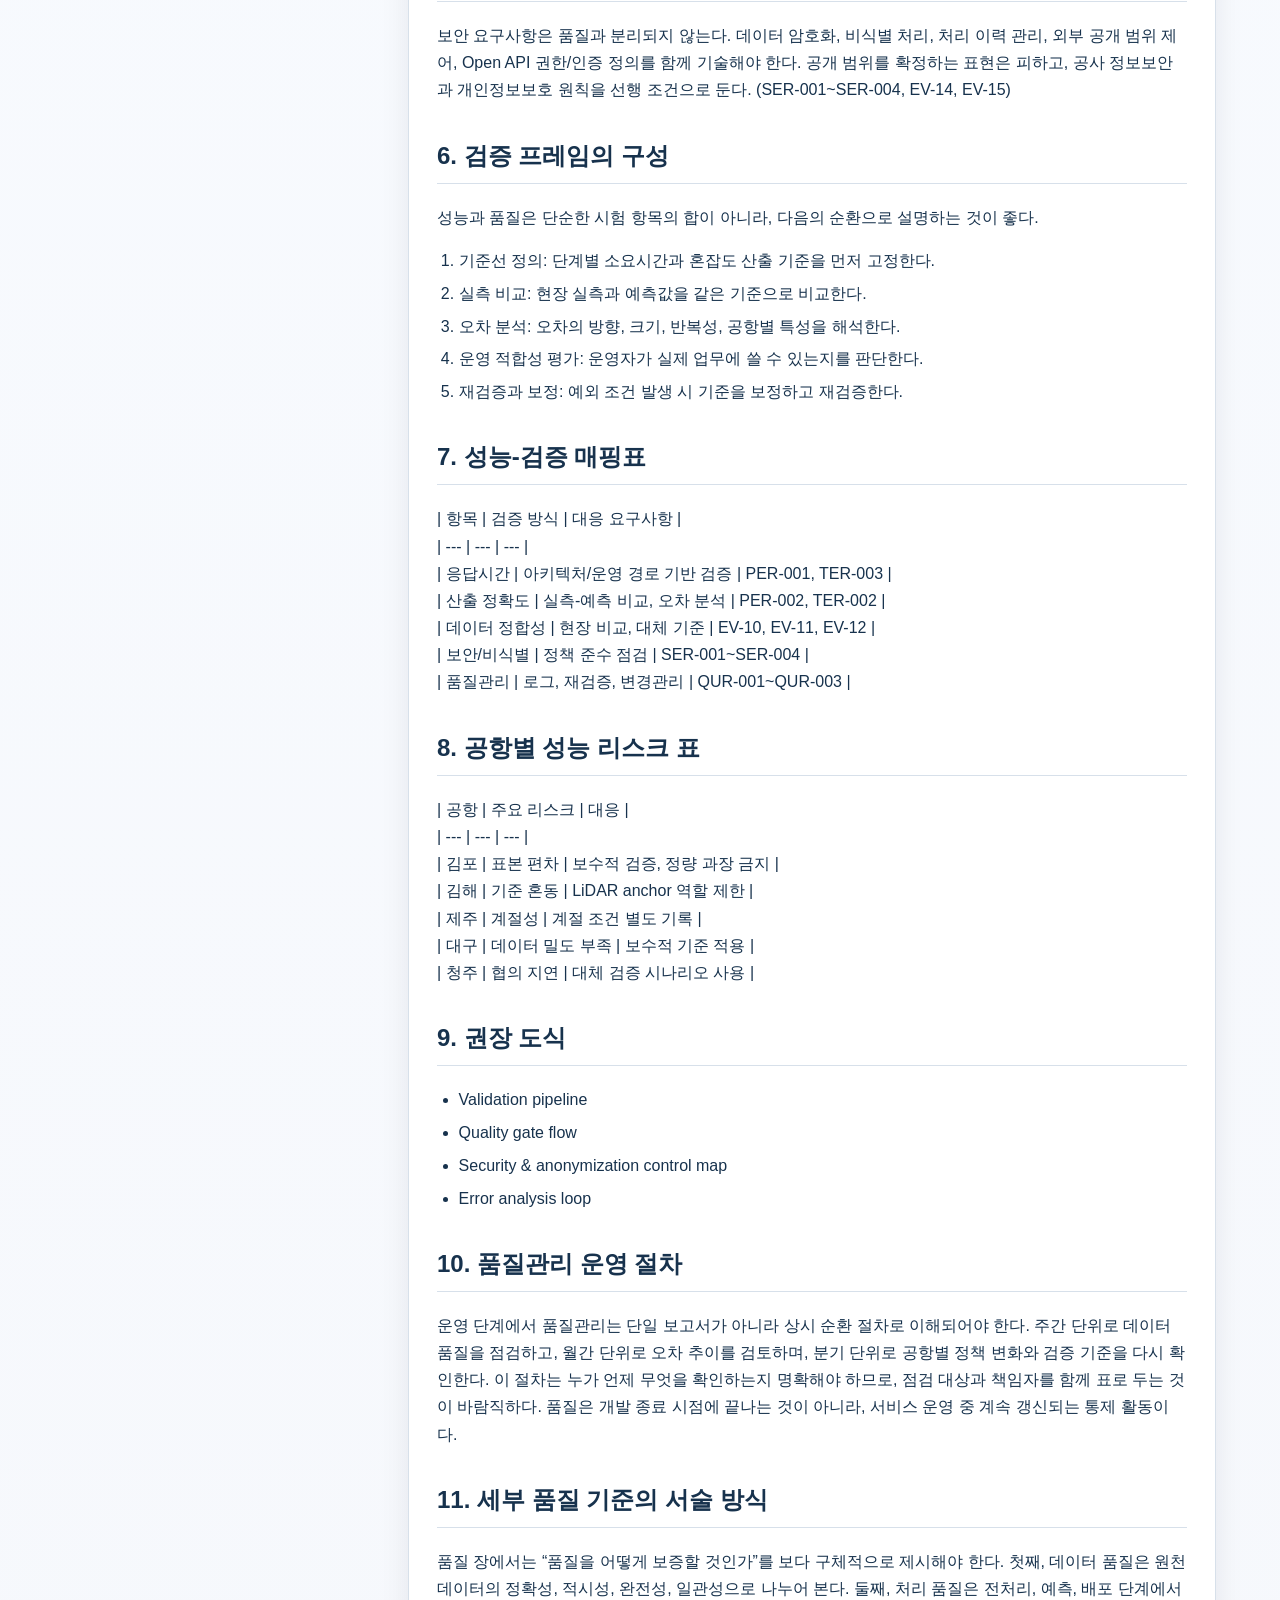
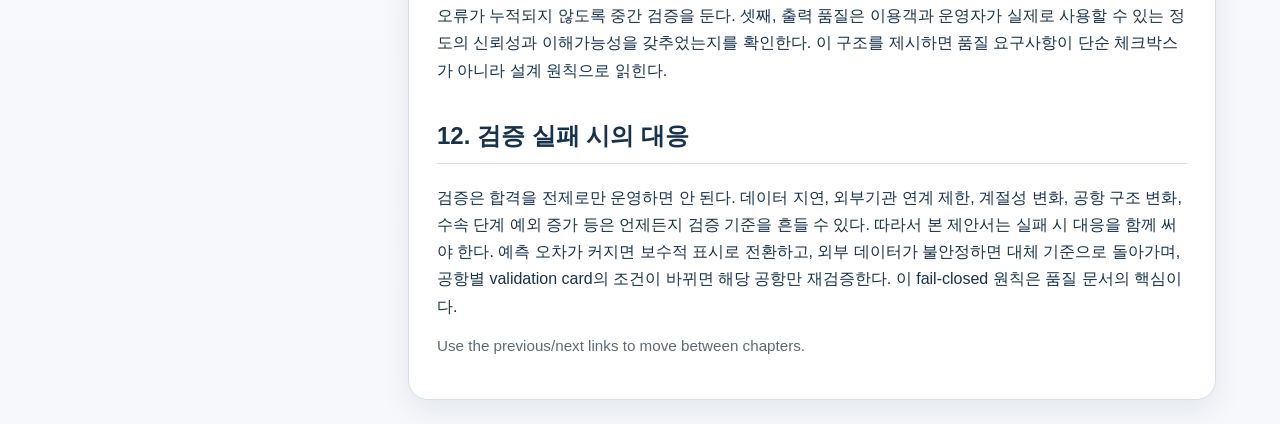
<file: chapters/05_performance_and_quality.html>
<!DOCTYPE html>
<html lang="ko">
<head>
  <meta charset="utf-8" />
  <meta name="viewport" content="width=device-width, initial-scale=1" />
  <title>Ⅴ. 성능 및 품질 | Proposal Draft Review Site</title>
  <link rel="stylesheet" href="../assets/style.css" />
</head>
<body>
  <div class="container">
    <section class="hero">
      <h1>Ⅴ. 성능 및 품질</h1>
      <p>Chapter review page</p>
      <div class="meta">
        <span class="badge">5 / 7</span>
        <span class="badge"><a style="color:white;text-decoration:underline;" href="../index.html">Back to TOC</a></span>
      </div>
    </section>
    <div class="layout">
      <aside class="panel sidebar">
        <h2>All chapters</h2>
        <div class="chapter-list"><div class="chapter-card"><strong>요구사항-본문 매핑 요약 </strong><small><a href="00_requirement_body_coverage.html">Open chapter</a></small></div><div class="chapter-card"><strong>Ⅰ. 제안개요 </strong><small><a href="01_proposal_overview.html">Open chapter</a></small></div><div class="chapter-card"><strong>Ⅲ. 전략 및 방법론 </strong><small><a href="03_strategy_and_methodology.html">Open chapter</a></small></div><div class="chapter-card"><strong>Ⅳ. 기술 및 기능 </strong><small><a href="04_technical_features.html">Open chapter</a></small></div><div class="chapter-card"><strong>Ⅴ. 성능 및 품질 </strong><small><a href="05_performance_and_quality.html">Open chapter</a></small></div><div class="chapter-card"><strong>Ⅵ. 프로젝트 관리 </strong><small><a href="06_project_management.html">Open chapter</a></small></div><div class="chapter-card"><strong>Ⅶ. 프로젝트 지원 </strong><small><a href="07_project_support.html">Open chapter</a></small></div></div>
      </aside>
      <main class="panel content">
        <article>
          <div class="nav-row"><a class="button" href="../index.html">TOC</a><a class="button" href="04_technical_features.html">Previous</a><a class="button" href="06_project_management.html">Next</a></div>
          <h1>Ⅴ. 성능 및 품질</h1>
<h2>1. 작성 원칙</h2>
<p>
이 장은 숫자를 과장하는 장이 아니라, 성능 목표를 검증 가능한 형태로 정의하고 품질 체계를 설계하는 장이다. 정량 수치는 Stage 2.5에서 승인된 것만 사용하고, 승인되지 않은 목표치는 쓰지 않는다. 성능 검증은 실측과 예측의 비교, 오차 분석, 운영 적합성 평가, 예외 처리 체계까지 포함한다.
</p>
<h2>2. 성능 요구사항 대응</h2>
<h3>2.1 응답시간 및 처리성능 (PER-001)</h3>
<p>
응답시간과 처리성능은 시스템 아키텍처, 연계 구조, 데이터 처리 파이프라인의 관점에서 설명한다. 평균값만 말하지 말고 운영 상황에 따라 달라지는 처리 경로와 병목 가능성을 함께 서술한다. 특히 실시간 안내 시스템은 “항상 빠르다”가 아니라 “운영 조건이 변해도 안내 품질이 유지된다”는 방식으로 성능을 정의하는 것이 더 적절하다.
</p>
<h3>2.2 실시간 산출 정확도 및 AI 예측 활용성 (PER-002)</h3>
<p>
실시간 산출 정확도와 AI 예측 활용성은 공항별 검증과 운영 상황에 따라 다르므로 단일 공통 수치로 제시하지 않는다. 대신 오차 분석, 실측-예측 비교, 운영 적합성, 대체 검증 시나리오를 제안서에 넣는다. 예측은 절대값보다 경향 파악과 운영 지원의 유용성에 초점을 둔다.
</p>
<h2>3. 검증 체계</h2>
<ul>
<li>TER-001: 테스트 계획 수립 및 환경 구축</li>
<li>TER-002: AI 예측 정확도 검증 및 운영 적합성 평가</li>
<li>TER-003: 성능테스트 및 사용자 검증</li>
<li>EV-10~EV-12: 실측값과 예측값 비교, 현장 정합성, 외부기관 데이터 지연/제한 시 대체 기준</li>
</ul>
<p>
이 세 가지 테스트는 설계-검증-재검증의 순환 구조로 묶어야 한다. 검증 계획은 “무엇을 얼마나 잘했는가”보다 “어떤 조건에서 얼마나 안정적으로 운영 가능한가”를 확인하는 데 초점을 둔다.
</p>
<h2>4. 품질관리 체계</h2>
<p>
품질관리 체계는 기능 구현 정확성, 데이터 품질, 문서화, 이슈 추적, 변경관리, 재검증 순서로 설명한다. 데이터 전처리 기준, 이상치/누락 대응, 로그와 검증 이력, 공항별 예외 처리, 재검증 트리거, 제출 전 최종 품질 점검을 포함해야 한다. 품질관리 계획에는 원천 데이터 품질, 처리 데이터 품질, 출력 데이터 품질을 분리해 관리하는 구조가 적합하다.
</p>
<h2>5. 보안, 개인정보, IP 품질 조건</h2>
<p>
보안 요구사항은 품질과 분리되지 않는다. 데이터 암호화, 비식별 처리, 처리 이력 관리, 외부 공개 범위 제어, Open API 권한/인증 정의를 함께 기술해야 한다. 공개 범위를 확정하는 표현은 피하고, 공사 정보보안과 개인정보보호 원칙을 선행 조건으로 둔다. (SER-001~SER-004, EV-14, EV-15)
</p>
<h2>6. 검증 프레임의 구성</h2>
<p>
성능과 품질은 단순한 시험 항목의 합이 아니라, 다음의 순환으로 설명하는 것이 좋다.
</p>
<ol>
<li>기준선 정의: 단계별 소요시간과 혼잡도 산출 기준을 먼저 고정한다.</li>
<li>실측 비교: 현장 실측과 예측값을 같은 기준으로 비교한다.</li>
<li>오차 분석: 오차의 방향, 크기, 반복성, 공항별 특성을 해석한다.</li>
<li>운영 적합성 평가: 운영자가 실제 업무에 쓸 수 있는지를 판단한다.</li>
<li>재검증과 보정: 예외 조건 발생 시 기준을 보정하고 재검증한다.</li>
</ol>
<h2>7. 성능-검증 매핑표</h2>
<p>
| 항목 | 검증 방식 | 대응 요구사항 |
<br>
| --- | --- | --- |
<br>
| 응답시간 | 아키텍처/운영 경로 기반 검증 | PER-001, TER-003 |
<br>
| 산출 정확도 | 실측-예측 비교, 오차 분석 | PER-002, TER-002 |
<br>
| 데이터 정합성 | 현장 비교, 대체 기준 | EV-10, EV-11, EV-12 |
<br>
| 보안/비식별 | 정책 준수 점검 | SER-001~SER-004 |
<br>
| 품질관리 | 로그, 재검증, 변경관리 | QUR-001~QUR-003 |
</p>
<h2>8. 공항별 성능 리스크 표</h2>
<p>
| 공항 | 주요 리스크 | 대응 |
<br>
| --- | --- | --- |
<br>
| 김포 | 표본 편차 | 보수적 검증, 정량 과장 금지 |
<br>
| 김해 | 기준 혼동 | LiDAR anchor 역할 제한 |
<br>
| 제주 | 계절성 | 계절 조건 별도 기록 |
<br>
| 대구 | 데이터 밀도 부족 | 보수적 기준 적용 |
<br>
| 청주 | 협의 지연 | 대체 검증 시나리오 사용 |
</p>
<h2>9. 권장 도식</h2>
<ul>
<li>Validation pipeline</li>
<li>Quality gate flow</li>
<li>Security &amp; anonymization control map</li>
<li>Error analysis loop</li>
</ul>
<h2>10. 품질관리 운영 절차</h2>
<p>
운영 단계에서 품질관리는 단일 보고서가 아니라 상시 순환 절차로 이해되어야 한다. 주간 단위로 데이터 품질을 점검하고, 월간 단위로 오차 추이를 검토하며, 분기 단위로 공항별 정책 변화와 검증 기준을 다시 확인한다. 이 절차는 누가 언제 무엇을 확인하는지 명확해야 하므로, 점검 대상과 책임자를 함께 표로 두는 것이 바람직하다. 품질은 개발 종료 시점에 끝나는 것이 아니라, 서비스 운영 중 계속 갱신되는 통제 활동이다.
</p>
<h2>11. 세부 품질 기준의 서술 방식</h2>
<p>
품질 장에서는 “품질을 어떻게 보증할 것인가”를 보다 구체적으로 제시해야 한다. 첫째, 데이터 품질은 원천 데이터의 정확성, 적시성, 완전성, 일관성으로 나누어 본다. 둘째, 처리 품질은 전처리, 예측, 배포 단계에서 오류가 누적되지 않도록 중간 검증을 둔다. 셋째, 출력 품질은 이용객과 운영자가 실제로 사용할 수 있는 정도의 신뢰성과 이해가능성을 갖추었는지를 확인한다. 이 구조를 제시하면 품질 요구사항이 단순 체크박스가 아니라 설계 원칙으로 읽힌다.
</p>
<h2>12. 검증 실패 시의 대응</h2>
<p>
검증은 합격을 전제로만 운영하면 안 된다. 데이터 지연, 외부기관 연계 제한, 계절성 변화, 공항 구조 변화, 수속 단계 예외 증가 등은 언제든지 검증 기준을 흔들 수 있다. 따라서 본 제안서는 실패 시 대응을 함께 써야 한다. 예측 오차가 커지면 보수적 표시로 전환하고, 외부 데이터가 불안정하면 대체 기준으로 돌아가며, 공항별 validation card의 조건이 바뀌면 해당 공항만 재검증한다. 이 fail-closed 원칙은 품질 문서의 핵심이다.
</p>
          <p class="footer-note">Use the previous/next links to move between chapters.</p>
        </article>
      </main>
    </div>
  </div>
</body>
</html>
</file>
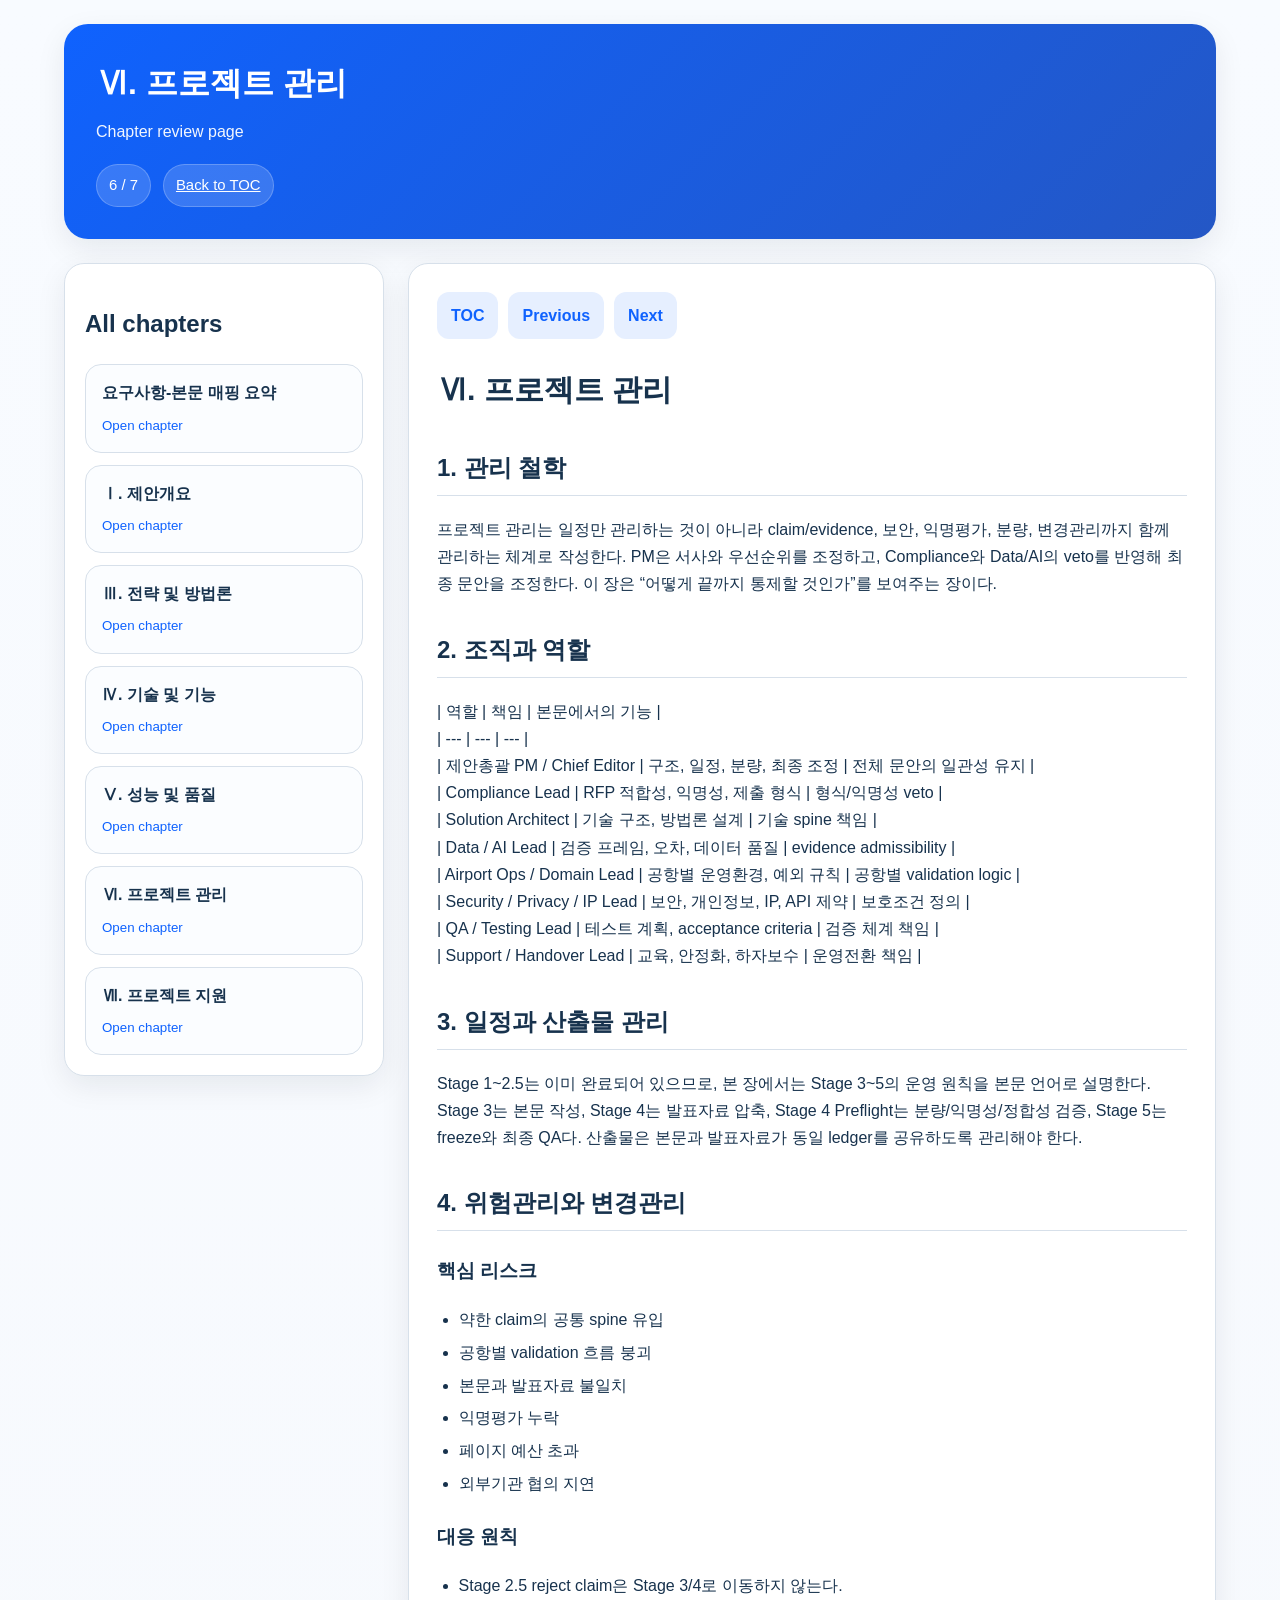
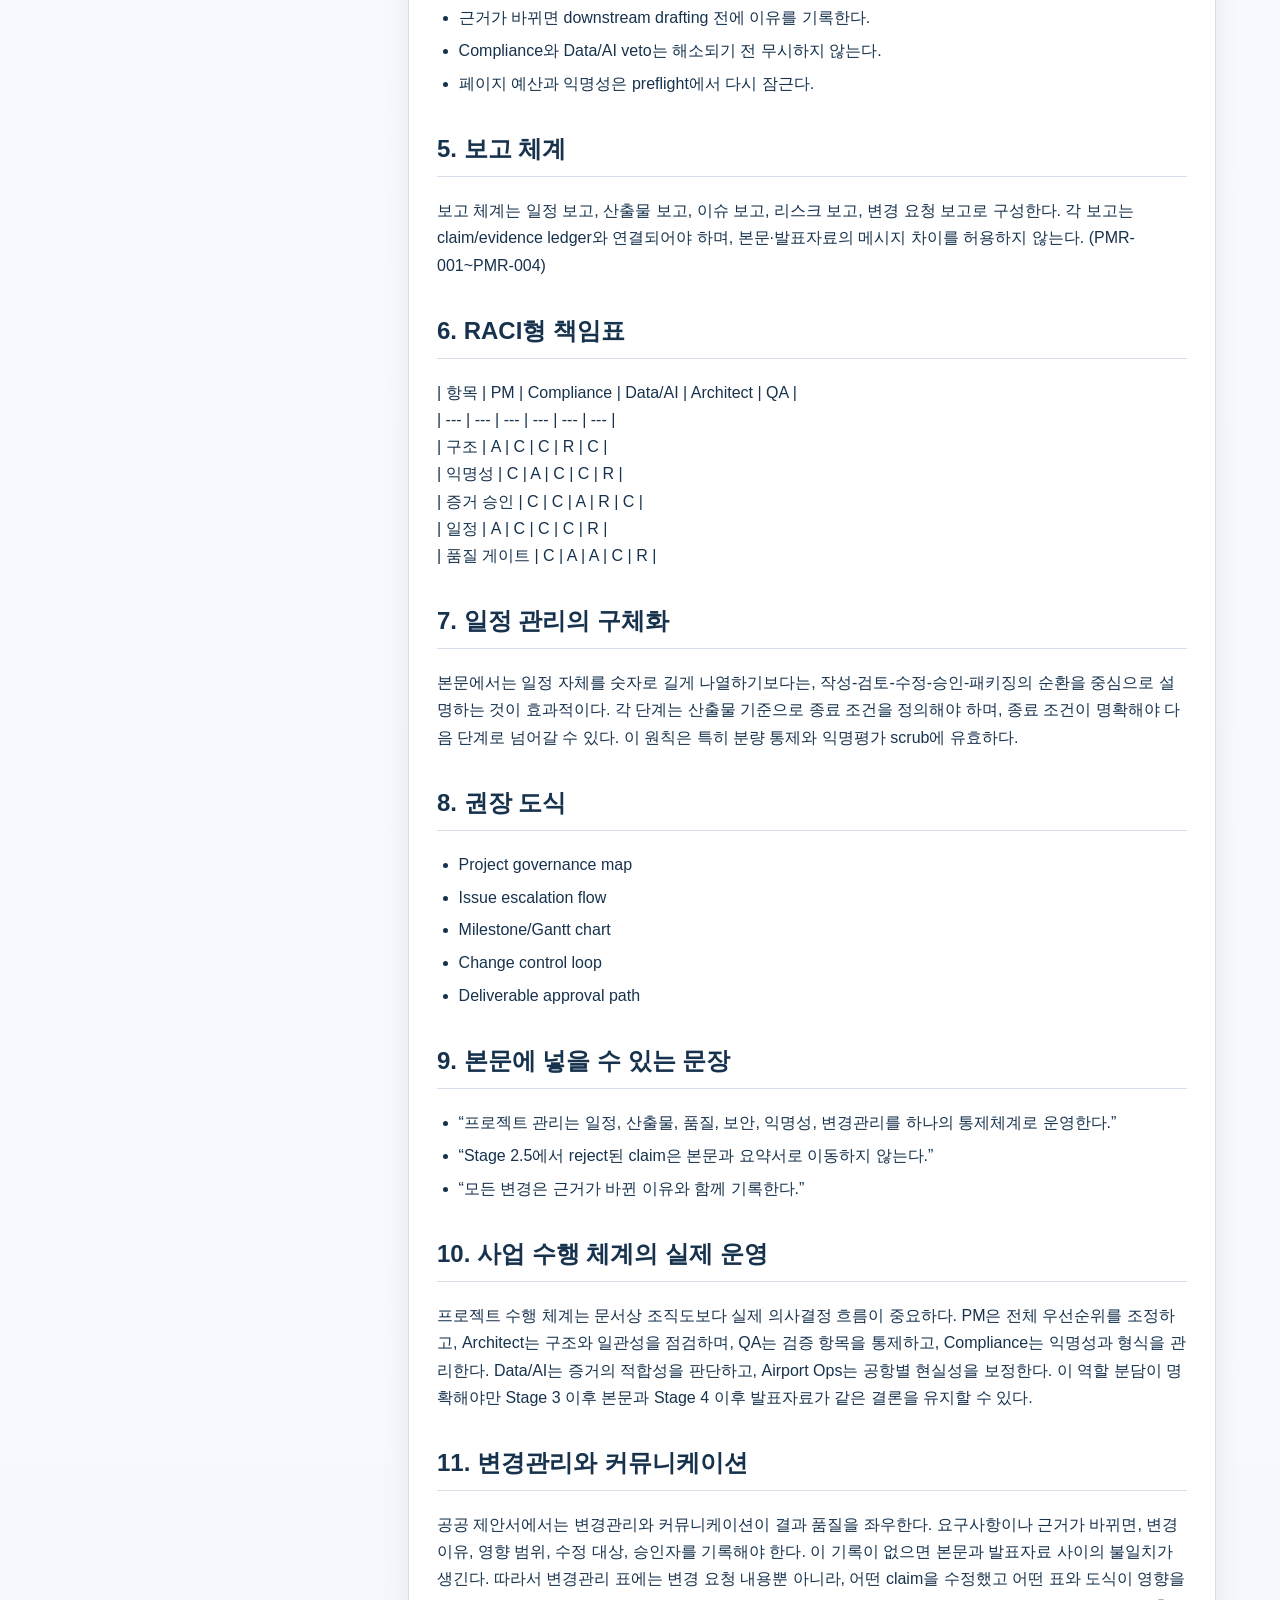
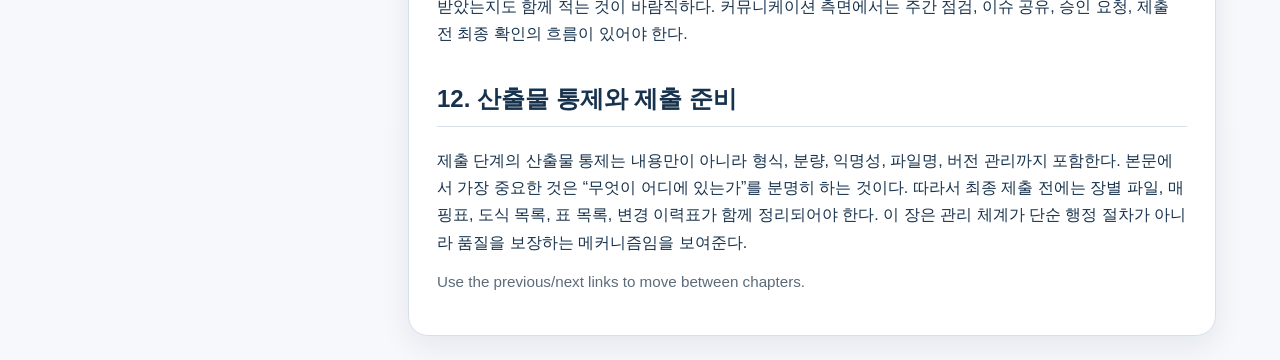
<file: chapters/06_project_management.html>
<!DOCTYPE html>
<html lang="ko">
<head>
  <meta charset="utf-8" />
  <meta name="viewport" content="width=device-width, initial-scale=1" />
  <title>Ⅵ. 프로젝트 관리 | Proposal Draft Review Site</title>
  <link rel="stylesheet" href="../assets/style.css" />
</head>
<body>
  <div class="container">
    <section class="hero">
      <h1>Ⅵ. 프로젝트 관리</h1>
      <p>Chapter review page</p>
      <div class="meta">
        <span class="badge">6 / 7</span>
        <span class="badge"><a style="color:white;text-decoration:underline;" href="../index.html">Back to TOC</a></span>
      </div>
    </section>
    <div class="layout">
      <aside class="panel sidebar">
        <h2>All chapters</h2>
        <div class="chapter-list"><div class="chapter-card"><strong>요구사항-본문 매핑 요약 </strong><small><a href="00_requirement_body_coverage.html">Open chapter</a></small></div><div class="chapter-card"><strong>Ⅰ. 제안개요 </strong><small><a href="01_proposal_overview.html">Open chapter</a></small></div><div class="chapter-card"><strong>Ⅲ. 전략 및 방법론 </strong><small><a href="03_strategy_and_methodology.html">Open chapter</a></small></div><div class="chapter-card"><strong>Ⅳ. 기술 및 기능 </strong><small><a href="04_technical_features.html">Open chapter</a></small></div><div class="chapter-card"><strong>Ⅴ. 성능 및 품질 </strong><small><a href="05_performance_and_quality.html">Open chapter</a></small></div><div class="chapter-card"><strong>Ⅵ. 프로젝트 관리 </strong><small><a href="06_project_management.html">Open chapter</a></small></div><div class="chapter-card"><strong>Ⅶ. 프로젝트 지원 </strong><small><a href="07_project_support.html">Open chapter</a></small></div></div>
      </aside>
      <main class="panel content">
        <article>
          <div class="nav-row"><a class="button" href="../index.html">TOC</a><a class="button" href="05_performance_and_quality.html">Previous</a><a class="button" href="07_project_support.html">Next</a></div>
          <h1>Ⅵ. 프로젝트 관리</h1>
<h2>1. 관리 철학</h2>
<p>
프로젝트 관리는 일정만 관리하는 것이 아니라 claim/evidence, 보안, 익명평가, 분량, 변경관리까지 함께 관리하는 체계로 작성한다. PM은 서사와 우선순위를 조정하고, Compliance와 Data/AI의 veto를 반영해 최종 문안을 조정한다. 이 장은 “어떻게 끝까지 통제할 것인가”를 보여주는 장이다.
</p>
<h2>2. 조직과 역할</h2>
<p>
| 역할 | 책임 | 본문에서의 기능 |
<br>
| --- | --- | --- |
<br>
| 제안총괄 PM / Chief Editor | 구조, 일정, 분량, 최종 조정 | 전체 문안의 일관성 유지 |
<br>
| Compliance Lead | RFP 적합성, 익명성, 제출 형식 | 형식/익명성 veto |
<br>
| Solution Architect | 기술 구조, 방법론 설계 | 기술 spine 책임 |
<br>
| Data / AI Lead | 검증 프레임, 오차, 데이터 품질 | evidence admissibility |
<br>
| Airport Ops / Domain Lead | 공항별 운영환경, 예외 규칙 | 공항별 validation logic |
<br>
| Security / Privacy / IP Lead | 보안, 개인정보, IP, API 제약 | 보호조건 정의 |
<br>
| QA / Testing Lead | 테스트 계획, acceptance criteria | 검증 체계 책임 |
<br>
| Support / Handover Lead | 교육, 안정화, 하자보수 | 운영전환 책임 |
</p>
<h2>3. 일정과 산출물 관리</h2>
<p>
Stage 1~2.5는 이미 완료되어 있으므로, 본 장에서는 Stage 3~5의 운영 원칙을 본문 언어로 설명한다. Stage 3는 본문 작성, Stage 4는 발표자료 압축, Stage 4 Preflight는 분량/익명성/정합성 검증, Stage 5는 freeze와 최종 QA다. 산출물은 본문과 발표자료가 동일 ledger를 공유하도록 관리해야 한다.
</p>
<h2>4. 위험관리와 변경관리</h2>
<h3>핵심 리스크</h3>
<ul>
<li>약한 claim의 공통 spine 유입</li>
<li>공항별 validation 흐름 붕괴</li>
<li>본문과 발표자료 불일치</li>
<li>익명평가 누락</li>
<li>페이지 예산 초과</li>
<li>외부기관 협의 지연</li>
</ul>
<h3>대응 원칙</h3>
<ul>
<li>Stage 2.5 reject claim은 Stage 3/4로 이동하지 않는다.</li>
<li>근거가 바뀌면 downstream drafting 전에 이유를 기록한다.</li>
<li>Compliance와 Data/AI veto는 해소되기 전 무시하지 않는다.</li>
<li>페이지 예산과 익명성은 preflight에서 다시 잠근다.</li>
</ul>
<h2>5. 보고 체계</h2>
<p>
보고 체계는 일정 보고, 산출물 보고, 이슈 보고, 리스크 보고, 변경 요청 보고로 구성한다. 각 보고는 claim/evidence ledger와 연결되어야 하며, 본문·발표자료의 메시지 차이를 허용하지 않는다. (PMR-001~PMR-004)
</p>
<h2>6. RACI형 책임표</h2>
<p>
| 항목 | PM | Compliance | Data/AI | Architect | QA |
<br>
| --- | --- | --- | --- | --- | --- |
<br>
| 구조 | A | C | C | R | C |
<br>
| 익명성 | C | A | C | C | R |
<br>
| 증거 승인 | C | C | A | R | C |
<br>
| 일정 | A | C | C | C | R |
<br>
| 품질 게이트 | C | A | A | C | R |
</p>
<h2>7. 일정 관리의 구체화</h2>
<p>
본문에서는 일정 자체를 숫자로 길게 나열하기보다는, 작성-검토-수정-승인-패키징의 순환을 중심으로 설명하는 것이 효과적이다. 각 단계는 산출물 기준으로 종료 조건을 정의해야 하며, 종료 조건이 명확해야 다음 단계로 넘어갈 수 있다. 이 원칙은 특히 분량 통제와 익명평가 scrub에 유효하다.
</p>
<h2>8. 권장 도식</h2>
<ul>
<li>Project governance map</li>
<li>Issue escalation flow</li>
<li>Milestone/Gantt chart</li>
<li>Change control loop</li>
<li>Deliverable approval path</li>
</ul>
<h2>9. 본문에 넣을 수 있는 문장</h2>
<ul>
<li>“프로젝트 관리는 일정, 산출물, 품질, 보안, 익명성, 변경관리를 하나의 통제체계로 운영한다.”</li>
<li>“Stage 2.5에서 reject된 claim은 본문과 요약서로 이동하지 않는다.”</li>
<li>“모든 변경은 근거가 바뀐 이유와 함께 기록한다.”</li>
</ul>
<h2>10. 사업 수행 체계의 실제 운영</h2>
<p>
프로젝트 수행 체계는 문서상 조직도보다 실제 의사결정 흐름이 중요하다. PM은 전체 우선순위를 조정하고, Architect는 구조와 일관성을 점검하며, QA는 검증 항목을 통제하고, Compliance는 익명성과 형식을 관리한다. Data/AI는 증거의 적합성을 판단하고, Airport Ops는 공항별 현실성을 보정한다. 이 역할 분담이 명확해야만 Stage 3 이후 본문과 Stage 4 이후 발표자료가 같은 결론을 유지할 수 있다.
</p>
<h2>11. 변경관리와 커뮤니케이션</h2>
<p>
공공 제안서에서는 변경관리와 커뮤니케이션이 결과 품질을 좌우한다. 요구사항이나 근거가 바뀌면, 변경 이유, 영향 범위, 수정 대상, 승인자를 기록해야 한다. 이 기록이 없으면 본문과 발표자료 사이의 불일치가 생긴다. 따라서 변경관리 표에는 변경 요청 내용뿐 아니라, 어떤 claim을 수정했고 어떤 표와 도식이 영향을 받았는지도 함께 적는 것이 바람직하다. 커뮤니케이션 측면에서는 주간 점검, 이슈 공유, 승인 요청, 제출 전 최종 확인의 흐름이 있어야 한다.
</p>
<h2>12. 산출물 통제와 제출 준비</h2>
<p>
제출 단계의 산출물 통제는 내용만이 아니라 형식, 분량, 익명성, 파일명, 버전 관리까지 포함한다. 본문에서 가장 중요한 것은 “무엇이 어디에 있는가”를 분명히 하는 것이다. 따라서 최종 제출 전에는 장별 파일, 매핑표, 도식 목록, 표 목록, 변경 이력표가 함께 정리되어야 한다. 이 장은 관리 체계가 단순 행정 절차가 아니라 품질을 보장하는 메커니즘임을 보여준다.
</p>
          <p class="footer-note">Use the previous/next links to move between chapters.</p>
        </article>
      </main>
    </div>
  </div>
</body>
</html>
</file>
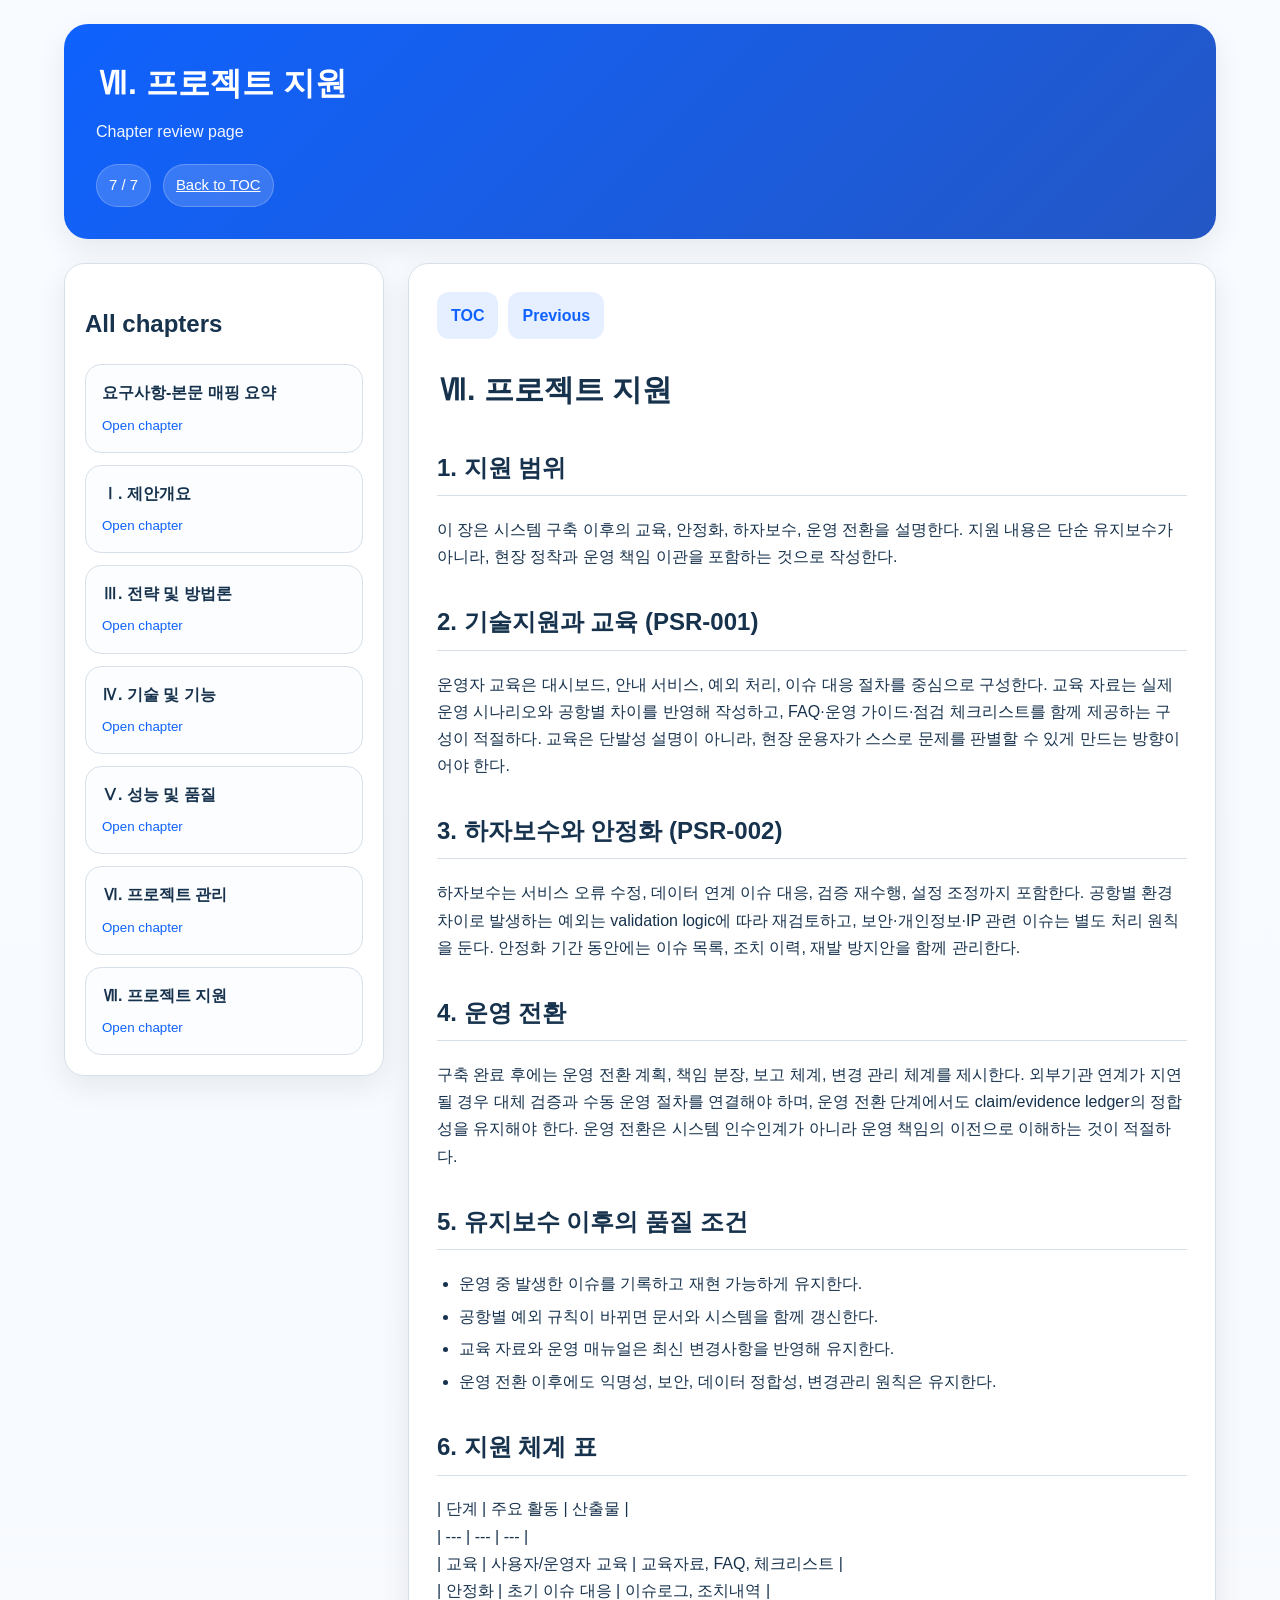
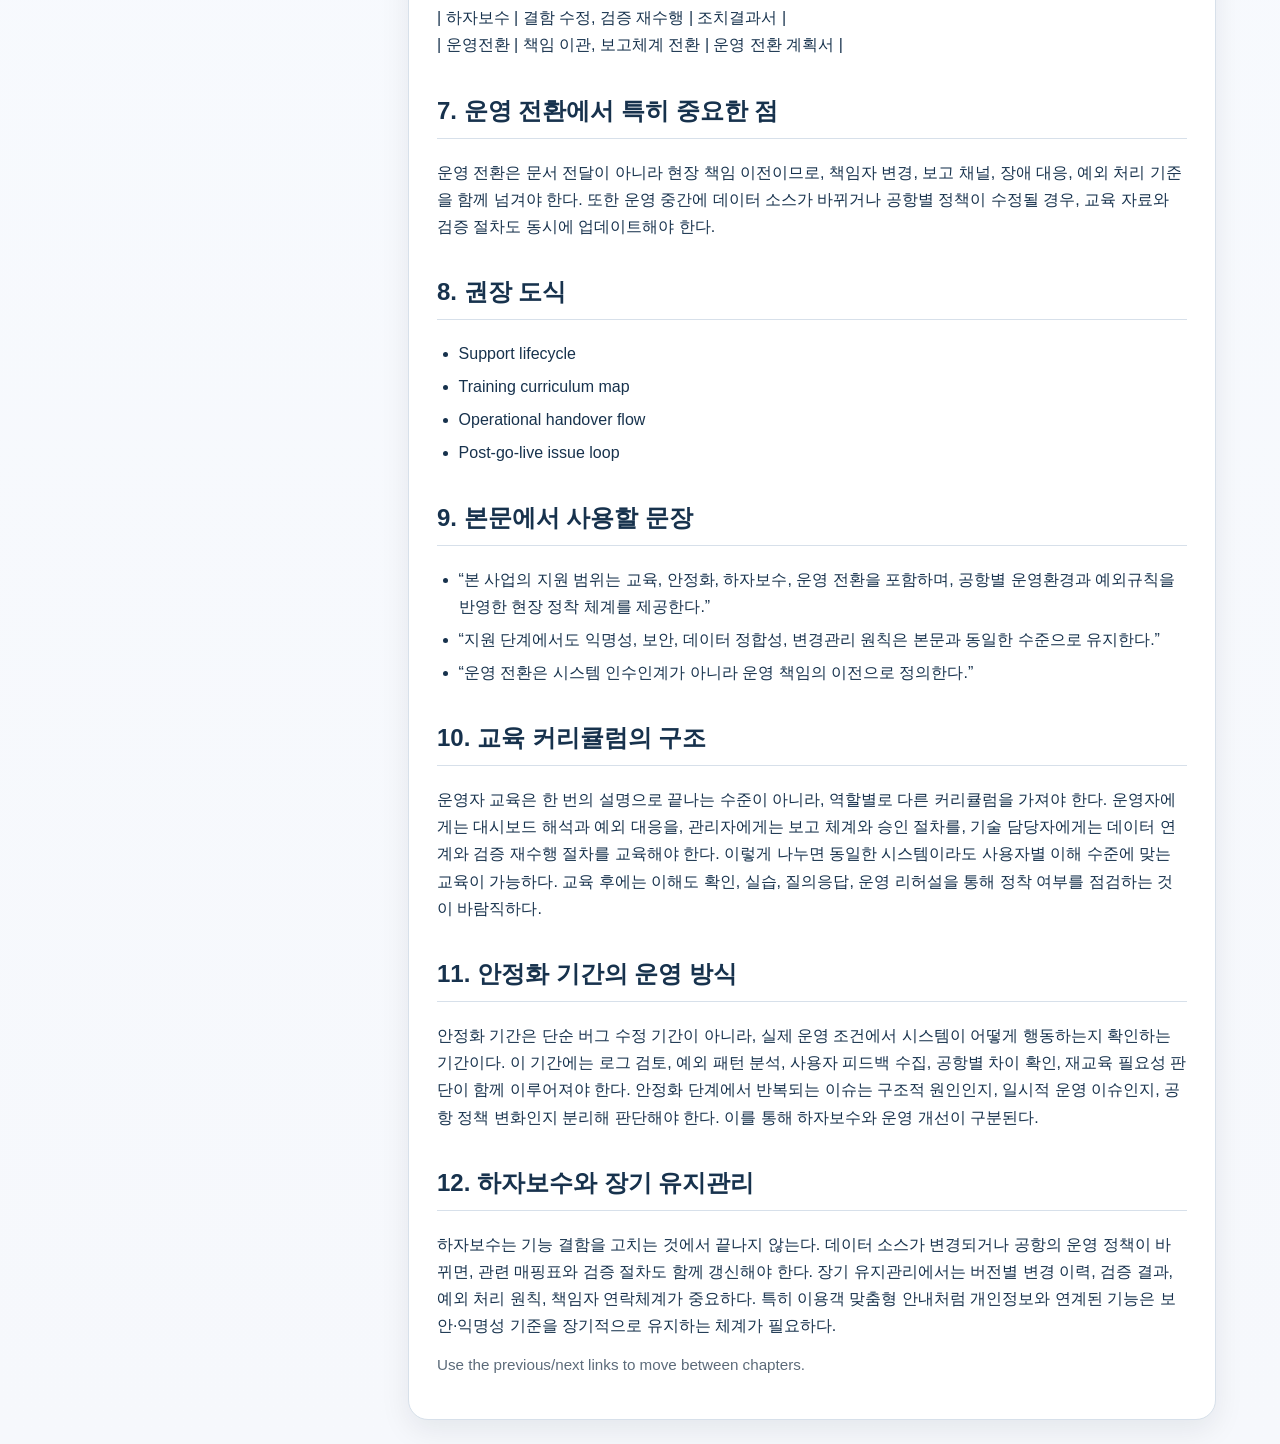
<file: chapters/07_project_support.html>
<!DOCTYPE html>
<html lang="ko">
<head>
  <meta charset="utf-8" />
  <meta name="viewport" content="width=device-width, initial-scale=1" />
  <title>Ⅶ. 프로젝트 지원 | Proposal Draft Review Site</title>
  <link rel="stylesheet" href="../assets/style.css" />
</head>
<body>
  <div class="container">
    <section class="hero">
      <h1>Ⅶ. 프로젝트 지원</h1>
      <p>Chapter review page</p>
      <div class="meta">
        <span class="badge">7 / 7</span>
        <span class="badge"><a style="color:white;text-decoration:underline;" href="../index.html">Back to TOC</a></span>
      </div>
    </section>
    <div class="layout">
      <aside class="panel sidebar">
        <h2>All chapters</h2>
        <div class="chapter-list"><div class="chapter-card"><strong>요구사항-본문 매핑 요약 </strong><small><a href="00_requirement_body_coverage.html">Open chapter</a></small></div><div class="chapter-card"><strong>Ⅰ. 제안개요 </strong><small><a href="01_proposal_overview.html">Open chapter</a></small></div><div class="chapter-card"><strong>Ⅲ. 전략 및 방법론 </strong><small><a href="03_strategy_and_methodology.html">Open chapter</a></small></div><div class="chapter-card"><strong>Ⅳ. 기술 및 기능 </strong><small><a href="04_technical_features.html">Open chapter</a></small></div><div class="chapter-card"><strong>Ⅴ. 성능 및 품질 </strong><small><a href="05_performance_and_quality.html">Open chapter</a></small></div><div class="chapter-card"><strong>Ⅵ. 프로젝트 관리 </strong><small><a href="06_project_management.html">Open chapter</a></small></div><div class="chapter-card"><strong>Ⅶ. 프로젝트 지원 </strong><small><a href="07_project_support.html">Open chapter</a></small></div></div>
      </aside>
      <main class="panel content">
        <article>
          <div class="nav-row"><a class="button" href="../index.html">TOC</a><a class="button" href="06_project_management.html">Previous</a></div>
          <h1>Ⅶ. 프로젝트 지원</h1>
<h2>1. 지원 범위</h2>
<p>
이 장은 시스템 구축 이후의 교육, 안정화, 하자보수, 운영 전환을 설명한다. 지원 내용은 단순 유지보수가 아니라, 현장 정착과 운영 책임 이관을 포함하는 것으로 작성한다.
</p>
<h2>2. 기술지원과 교육 (PSR-001)</h2>
<p>
운영자 교육은 대시보드, 안내 서비스, 예외 처리, 이슈 대응 절차를 중심으로 구성한다. 교육 자료는 실제 운영 시나리오와 공항별 차이를 반영해 작성하고, FAQ·운영 가이드·점검 체크리스트를 함께 제공하는 구성이 적절하다. 교육은 단발성 설명이 아니라, 현장 운용자가 스스로 문제를 판별할 수 있게 만드는 방향이어야 한다.
</p>
<h2>3. 하자보수와 안정화 (PSR-002)</h2>
<p>
하자보수는 서비스 오류 수정, 데이터 연계 이슈 대응, 검증 재수행, 설정 조정까지 포함한다. 공항별 환경 차이로 발생하는 예외는 validation logic에 따라 재검토하고, 보안·개인정보·IP 관련 이슈는 별도 처리 원칙을 둔다. 안정화 기간 동안에는 이슈 목록, 조치 이력, 재발 방지안을 함께 관리한다.
</p>
<h2>4. 운영 전환</h2>
<p>
구축 완료 후에는 운영 전환 계획, 책임 분장, 보고 체계, 변경 관리 체계를 제시한다. 외부기관 연계가 지연될 경우 대체 검증과 수동 운영 절차를 연결해야 하며, 운영 전환 단계에서도 claim/evidence ledger의 정합성을 유지해야 한다. 운영 전환은 시스템 인수인계가 아니라 운영 책임의 이전으로 이해하는 것이 적절하다.
</p>
<h2>5. 유지보수 이후의 품질 조건</h2>
<ul>
<li>운영 중 발생한 이슈를 기록하고 재현 가능하게 유지한다.</li>
<li>공항별 예외 규칙이 바뀌면 문서와 시스템을 함께 갱신한다.</li>
<li>교육 자료와 운영 매뉴얼은 최신 변경사항을 반영해 유지한다.</li>
<li>운영 전환 이후에도 익명성, 보안, 데이터 정합성, 변경관리 원칙은 유지한다.</li>
</ul>
<h2>6. 지원 체계 표</h2>
<p>
| 단계 | 주요 활동 | 산출물 |
<br>
| --- | --- | --- |
<br>
| 교육 | 사용자/운영자 교육 | 교육자료, FAQ, 체크리스트 |
<br>
| 안정화 | 초기 이슈 대응 | 이슈로그, 조치내역 |
<br>
| 하자보수 | 결함 수정, 검증 재수행 | 조치결과서 |
<br>
| 운영전환 | 책임 이관, 보고체계 전환 | 운영 전환 계획서 |
</p>
<h2>7. 운영 전환에서 특히 중요한 점</h2>
<p>
운영 전환은 문서 전달이 아니라 현장 책임 이전이므로, 책임자 변경, 보고 채널, 장애 대응, 예외 처리 기준을 함께 넘겨야 한다. 또한 운영 중간에 데이터 소스가 바뀌거나 공항별 정책이 수정될 경우, 교육 자료와 검증 절차도 동시에 업데이트해야 한다.
</p>
<h2>8. 권장 도식</h2>
<ul>
<li>Support lifecycle</li>
<li>Training curriculum map</li>
<li>Operational handover flow</li>
<li>Post-go-live issue loop</li>
</ul>
<h2>9. 본문에서 사용할 문장</h2>
<ul>
<li>“본 사업의 지원 범위는 교육, 안정화, 하자보수, 운영 전환을 포함하며, 공항별 운영환경과 예외규칙을 반영한 현장 정착 체계를 제공한다.”</li>
<li>“지원 단계에서도 익명성, 보안, 데이터 정합성, 변경관리 원칙은 본문과 동일한 수준으로 유지한다.”</li>
<li>“운영 전환은 시스템 인수인계가 아니라 운영 책임의 이전으로 정의한다.”</li>
</ul>
<h2>10. 교육 커리큘럼의 구조</h2>
<p>
운영자 교육은 한 번의 설명으로 끝나는 수준이 아니라, 역할별로 다른 커리큘럼을 가져야 한다. 운영자에게는 대시보드 해석과 예외 대응을, 관리자에게는 보고 체계와 승인 절차를, 기술 담당자에게는 데이터 연계와 검증 재수행 절차를 교육해야 한다. 이렇게 나누면 동일한 시스템이라도 사용자별 이해 수준에 맞는 교육이 가능하다. 교육 후에는 이해도 확인, 실습, 질의응답, 운영 리허설을 통해 정착 여부를 점검하는 것이 바람직하다.
</p>
<h2>11. 안정화 기간의 운영 방식</h2>
<p>
안정화 기간은 단순 버그 수정 기간이 아니라, 실제 운영 조건에서 시스템이 어떻게 행동하는지 확인하는 기간이다. 이 기간에는 로그 검토, 예외 패턴 분석, 사용자 피드백 수집, 공항별 차이 확인, 재교육 필요성 판단이 함께 이루어져야 한다. 안정화 단계에서 반복되는 이슈는 구조적 원인인지, 일시적 운영 이슈인지, 공항 정책 변화인지 분리해 판단해야 한다. 이를 통해 하자보수와 운영 개선이 구분된다.
</p>
<h2>12. 하자보수와 장기 유지관리</h2>
<p>
하자보수는 기능 결함을 고치는 것에서 끝나지 않는다. 데이터 소스가 변경되거나 공항의 운영 정책이 바뀌면, 관련 매핑표와 검증 절차도 함께 갱신해야 한다. 장기 유지관리에서는 버전별 변경 이력, 검증 결과, 예외 처리 원칙, 책임자 연락체계가 중요하다. 특히 이용객 맞춤형 안내처럼 개인정보와 연계된 기능은 보안·익명성 기준을 장기적으로 유지하는 체계가 필요하다.
</p>
          <p class="footer-note">Use the previous/next links to move between chapters.</p>
        </article>
      </main>
    </div>
  </div>
</body>
</html>
</file>
<file: assets/style.css>
:root {
  --bg: #f6f8fc;
  --panel: #ffffff;
  --text: #17324d;
  --muted: #5c6b7a;
  --accent: #0f62fe;
  --accent-soft: rgba(15, 98, 254, 0.10);
  --border: #d7e0ea;
  --shadow: 0 10px 30px rgba(15, 23, 42, 0.08);
}
* { box-sizing: border-box; }
html, body { margin: 0; padding: 0; }
body {
  font-family: -apple-system, BlinkMacSystemFont, 'Segoe UI', 'Noto Sans KR', 'Apple SD Gothic Neo', sans-serif;
  background: linear-gradient(180deg, #f8fbff 0%, var(--bg) 100%);
  color: var(--text);
  line-height: 1.7;
}
a { color: var(--accent); text-decoration: none; }
a:hover { text-decoration: underline; }
.container { max-width: 1200px; margin: 0 auto; padding: 24px; }
.hero {
  background: linear-gradient(135deg, #0f62fe 0%, #2457c5 100%);
  color: white;
  border-radius: 24px;
  padding: 32px;
  box-shadow: var(--shadow);
  margin-bottom: 24px;
}
.hero h1 { margin: 0 0 8px; font-size: 2rem; }
.hero p { margin: 0; opacity: 0.95; }
.hero .meta { margin-top: 18px; display: flex; flex-wrap: wrap; gap: 12px; }
.badge {
  display: inline-flex;
  align-items: center;
  gap: 8px;
  padding: 8px 12px;
  border-radius: 999px;
  background: rgba(255,255,255,0.16);
  border: 1px solid rgba(255,255,255,0.22);
  font-size: 0.93rem;
}
.layout { display: grid; grid-template-columns: 320px minmax(0, 1fr); gap: 24px; }
.panel { background: var(--panel); border: 1px solid var(--border); border-radius: 20px; box-shadow: var(--shadow); }
.sidebar { padding: 20px; position: sticky; top: 20px; height: fit-content; }
.chapter-list { display: grid; gap: 12px; }
.chapter-card { padding: 14px 16px; border: 1px solid var(--border); border-radius: 16px; background: #fbfdff; }
.chapter-card strong { display: block; margin-bottom: 4px; }
.chapter-card small { color: var(--muted); }
.content { padding: 28px; }
.content article { max-width: 920px; }
.content h1 { font-size: 1.9rem; }
.content h2 { margin-top: 2rem; border-bottom: 1px solid var(--border); padding-bottom: .4rem; }
.content h3 { margin-top: 1.5rem; }
ul, ol { padding-left: 1.35rem; }
li + li { margin-top: .35rem; }
.content p { margin: .8rem 0; }
.nav-row { display: flex; flex-wrap: wrap; gap: 10px; margin-bottom: 18px; }
.button { display: inline-flex; align-items: center; gap: 8px; padding: 10px 14px; border-radius: 12px; background: var(--accent-soft); color: var(--accent); font-weight: 600; }
.footer-note { margin-top: 20px; color: var(--muted); font-size: 0.95rem; }
.toc-grid { display: grid; gap: 16px; }
.toc-item { border: 1px solid var(--border); border-radius: 16px; padding: 16px; background: #fff; }
.toc-item h3 { margin: 0 0 8px; }
.toc-item p { margin: 0 0 12px; color: var(--muted); }
.toc-item a { font-weight: 700; }
@media (max-width: 960px) { .layout { grid-template-columns: 1fr; } .sidebar { position: static; } }
</file>
